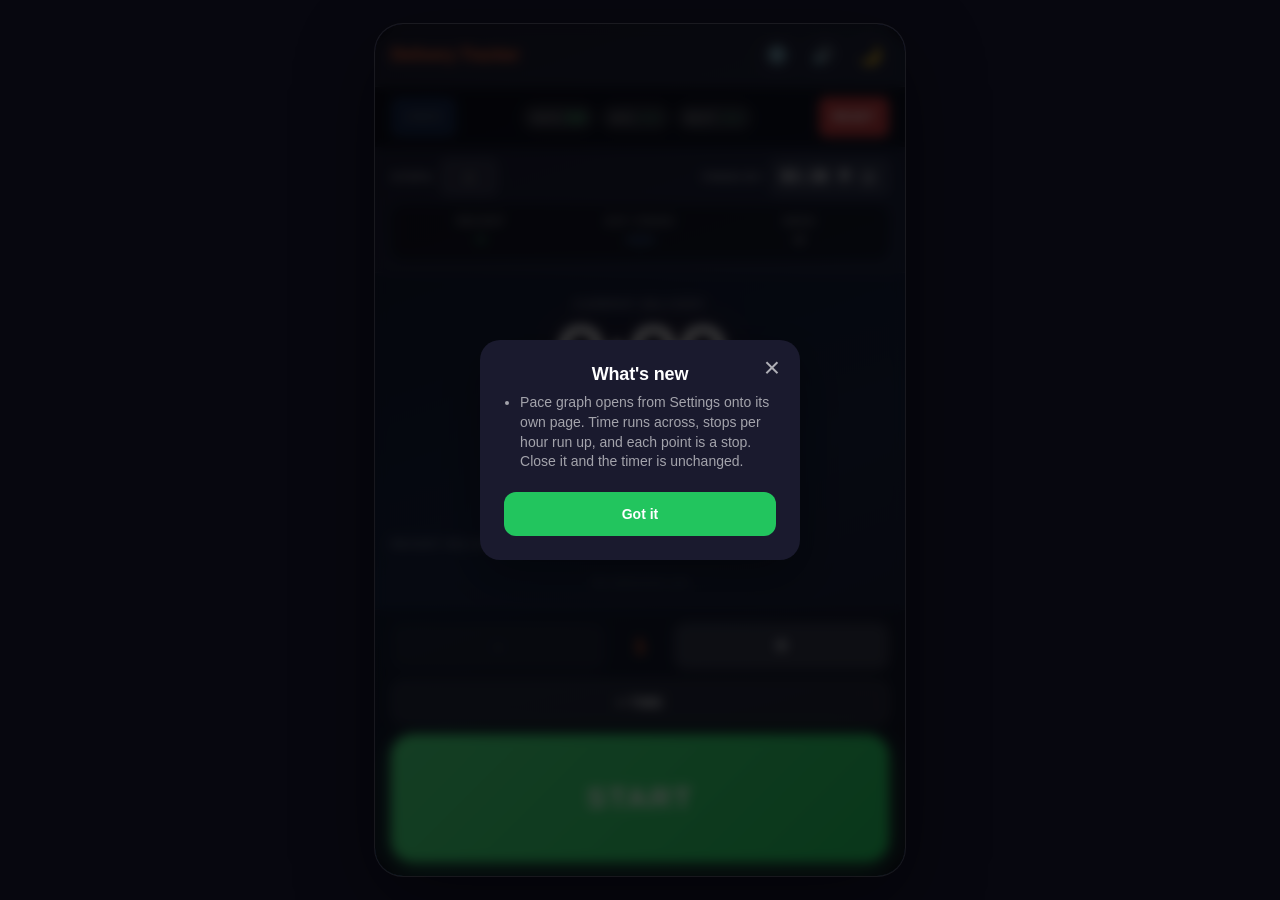
<file: index.html>
<!DOCTYPE html>
<html lang="en">
<head>
    <meta charset="UTF-8">
    <meta name="viewport" content="width=device-width, initial-scale=1.0, user-scalable=no, viewport-fit=cover">
    <meta name="theme-color" content="#121225">
    <meta name="apple-mobile-web-app-capable" content="yes">
    <meta name="apple-mobile-web-app-status-bar-style" content="black-translucent">
    <meta name="apple-mobile-web-app-title" content="Deliveries">
    <meta name="mobile-web-app-capable" content="yes">
    <title>Delivery Tracker</title>
    <link rel="manifest" href="manifest.webmanifest">
    <link rel="icon" href="favicon.svg" type="image/svg+xml">
    <link rel="icon" href="favicon.png" type="image/png">
    <link rel="apple-touch-icon" href="favicon.png">
    <link rel="stylesheet" href="styles.css">
</head>
<body class="dark">
    <div class="app">
    <div class="confirm-overlay" id="confirmOverlay">
        <div class="confirm-box">
            <button type="button" class="settings-close confirm-close hidden" id="confirmClose" aria-label="Close">×</button>
            <div class="sprint-mode-toggle hidden" id="sprintModeToggle" role="tablist" aria-label="Sprint type">
                <button type="button" class="sprint-mode-btn on" data-sprint-mode="minutes" role="tab" aria-selected="true">Minutes</button>
                <button type="button" class="sprint-mode-btn" data-sprint-mode="stops" role="tab" aria-selected="false">Stops</button>
            </div>
            <div class="confirm-title" id="confirmTitle">Reset All Data?</div>
            <div class="confirm-text" id="confirmText">This will clear all deliveries and times. This cannot be undone.</div>
            <div class="summary-stats" id="summaryStats" style="display: none;"></div>
            <div class="confirm-buttons" id="confirmButtons">
                <button class="confirm-btn confirm-cancel" id="confirmCancel">Cancel</button>
                <button class="confirm-btn confirm-yes" id="confirmYes">Reset</button>
            </div>
        </div>
    </div>

    <div class="new-record" id="newRecord">NEW PERSONAL BEST</div>
    <div class="skip-flash" id="skipFlash">SKIPPED</div>

    <div class="settings-overlay" id="settingsOverlay">
        <div class="settings-panel">
            <div class="settings-header">
                <div class="settings-title">Settings</div>
                <button class="settings-close" id="settingsClose" aria-label="Close settings">×</button>
            </div>

            <div class="settings-group">
                <div class="settings-group-title">Look</div>
                <div class="settings-card">
                    <div class="settings-option">
                        <div class="settings-row settings-row-toggle">
                            <span class="settings-label">Dusk</span>
                            <button type="button" class="settings-switch" id="slateToggle" role="switch" aria-checked="false" aria-label="Dusk color scheme">
                                <span class="settings-switch-knob"></span>
                            </button>
                        </div>
                        <p class="settings-hint">Soft blue-gray theme. The header sun/moon still switches Dark and Light when this is off.</p>
                    </div>
                </div>
            </div>

            <div class="settings-group">
                <div class="settings-group-title">Pace</div>
                <div class="settings-card">
                    <div class="settings-option">
                        <div class="settings-row settings-row-toggle">
                            <span class="settings-label">Recent deliveries</span>
                            <button type="button" class="settings-switch on" id="historyToggle" role="switch" aria-checked="true" aria-label="Show recent deliveries">
                                <span class="settings-switch-knob"></span>
                            </button>
                        </div>
                    </div>
                    <div class="settings-option">
                        <button type="button" class="settings-row settings-row-action" id="paceChartOpen">
                            <span class="settings-label">Pace graph</span>
                            <span class="settings-action">Open</span>
                        </button>
                        <p class="settings-hint">Opens a full-page chart. Time across, stops per hour up. Each point is a stop. The dashed line is your overall rate. Closing it leaves this page unchanged.</p>
                    </div>
                    <div class="settings-option">
                        <div class="settings-row">
                            <span class="settings-label">Recent rate</span>
                            <div class="settings-stepper">
                                <button type="button" class="settings-stepper-btn" id="recentWindowMinus" aria-label="Fewer stops">−</button>
                                <input type="text" class="settings-stepper-input" id="recentWindowInput" value="7" maxlength="3" inputmode="numeric" pattern="[0-9]*" autocomplete="off" enterkeyhint="done" aria-label="Stops used for recent rate">
                                <button type="button" class="settings-stepper-btn" id="recentWindowPlus" aria-label="More stops">+</button>
                            </div>
                        </div>
                        <p class="settings-hint">Last N stops for Recent, Est. Finish, and AHEAD / ON TRACK / BEHIND.</p>
                    </div>
                </div>
            </div>

            <div class="settings-group">
                <div class="settings-group-title">Skip</div>
                <div class="settings-card">
                    <div class="settings-option">
                        <div class="settings-row settings-row-toggle">
                            <span class="settings-label">Hold to skip</span>
                            <button type="button" class="settings-switch on" id="skipHoldToggle" role="switch" aria-checked="true" aria-label="Hold DELIVERED to skip a stuck stop">
                                <span class="settings-switch-knob"></span>
                            </button>
                        </div>
                        <p class="settings-hint" id="skipHoldHint">Hold DELIVERED to log a stuck stop without using its time in Recent, Avg, Best, or Est. Finish.</p>
                    </div>
                    <div class="settings-option">
                        <div class="settings-row">
                            <span class="settings-label">Hold duration</span>
                            <div class="settings-stepper">
                                <button type="button" class="settings-stepper-btn" id="skipHoldMinus" aria-label="Shorter hold">−</button>
                                <input type="text" class="settings-stepper-input settings-stepper-input-wide" id="skipHoldInput" value="0.85" maxlength="4" inputmode="decimal" autocomplete="off" enterkeyhint="done" aria-label="Hold duration in seconds">
                                <button type="button" class="settings-stepper-btn" id="skipHoldPlus" aria-label="Longer hold">+</button>
                            </div>
                        </div>
                        <p class="settings-hint">Also used to hold + / − to snap to the next 5.</p>
                    </div>
                </div>
            </div>

            <div class="settings-group">
                <div class="settings-group-title">Session</div>
                <div class="settings-card">
                    <div class="settings-option">
                        <div class="settings-row settings-row-toggle">
                            <span class="settings-label">Keep screen on</span>
                            <button type="button" class="settings-switch on" id="keepScreenToggle" role="switch" aria-checked="true" aria-label="Keep screen on">
                                <span class="settings-switch-knob"></span>
                            </button>
                        </div>
                        <p class="settings-hint">Keeps the phone awake while this app is open. Works in Chrome; iPhone Safari may still sleep.</p>
                    </div>
                    <div class="settings-option">
                        <div class="settings-row">
                            <span class="settings-label">Default finish by</span>
                            <input type="time" class="settings-time-input" id="defaultFinishInput" value="15:30" aria-label="Default finish by time">
                        </div>
                        <p class="settings-hint">Used when Finish by is empty and after Reset.</p>
                    </div>
                    <div class="settings-option">
                        <div class="settings-row settings-row-toggle">
                            <span class="settings-label">Simple layout</span>
                            <button type="button" class="settings-switch" id="minimalToggle" role="switch" aria-checked="false" aria-label="Simple layout">
                                <span class="settings-switch-knob"></span>
                            </button>
                        </div>
                        <p class="settings-hint">Hides extra stats. You can also tap the title.</p>
                    </div>
                    <div class="settings-option">
                        <div class="settings-row settings-row-toggle">
                            <span class="settings-label">Haptics</span>
                            <button type="button" class="settings-switch on" id="hapticsToggle" role="switch" aria-checked="true" aria-label="Haptic feedback">
                                <span class="settings-switch-knob"></span>
                            </button>
                        </div>
                        <p class="settings-hint">Vibration on DELIVERED, skip, undo, and other taps.</p>
                    </div>
                    <div class="settings-option">
                        <div class="settings-row">
                            <span class="settings-label">Decimal mode</span>
                            <button type="button" class="settings-switch" id="decimalToggle" role="switch" aria-checked="false" aria-label="Decimal seconds">
                                <span class="settings-switch-knob"></span>
                            </button>
                        </div>
                        <p class="settings-hint">Shows tenths of a second on the current stop and in Recent Deliveries times. Rate, Avg, Best, Recent, and Need stay whole seconds.</p>
                    </div>
                </div>
            </div>

            <details class="settings-help">
                <summary class="settings-help-summary">How to use</summary>
                <p>A phone-first timer for tracking delivery stops, pace, and whether you are on track to finish on time.</p>
                <ol>
                    <li>Enter your total <strong>Stops</strong> and optional <strong>Finish by</strong> time.</li>
                    <li>If you already started working, tap <strong>+ TIME</strong> to add those minutes first.</li>
                    <li>Use <strong>+ / −</strong> if the next tap should count as more than one stop.</li>
                    <li>Tap <strong>START</strong>, then tap <strong>DELIVERED</strong> after each stop.</li>
                </ol>
                <div class="settings-help-heading">Controls</div>
                <ul>
                    <li><strong>START / DELIVERED</strong> — start the session and log each stop</li>
                    <li><strong>Hold DELIVERED</strong> — hold to mark a stuck stop so it does not affect Recent or Est. Finish (duration is in Settings)</li>
                    <li><strong>PAUSE</strong> — freeze the timer (in the header while running)</li>
                    <li><strong>UNDO</strong> — remove the last logged stop</li>
                    <li><strong>RESET</strong> — clear the whole session</li>
                    <li><strong>+ TIME</strong> — add minutes you already worked before starting</li>
                    <li><strong>Sprint</strong> — the runner icon in the header starts a mini-session. Choose <strong>Minutes</strong> to count stops in a timed window, or <strong>Stops</strong> for +1 / +5 / Till the end (capped at remaining stops). Tap the countdown, or tap the runner again and confirm, to finish early</li>
                    <li><strong>+ / −</strong> — split the next DELIVERED tap across multiple stops. Hold (same time as skip) to snap to the next 5</li>
                    <li><strong>Delivery number</strong> — tap or double-tap the number in the center (for example #30), type a higher number, and confirm. Jumping from #30 to #40 logs 10 stops and splits this stop’s time across them, the same as tapping DELIVERED 10 times</li>
                </ul>
                <div class="settings-help-heading">Pace and stats</div>
                <ul>
                    <li><strong>Pace graph</strong> — open it from Settings. Time on the horizontal axis, stops per hour on the vertical. Each point is a stop. Touch one to read it. Close it and the timer page is unchanged</li>
                    <li><strong>Rate</strong> — overall stops per hour</li>
                    <li><strong>Avg</strong> — average time per stop</li>
                    <li><strong>Best</strong> — fastest stop this session</li>
                    <li><strong>Recent</strong> — pace from your last N stops (set in Settings)</li>
                    <li><strong>Est. Finish</strong> — when you will finish at your recent pace</li>
                    <li><strong>Need</strong> — the rate required to hit Finish by</li>
                </ul>
                <p>Tap any rate (Rate, Recent, or Need) to switch between stops/hour and minutes per stop.</p>
                <p>AHEAD / ON TRACK / BEHIND appears when both Stops and Finish by are set.</p>
                <div class="settings-help-heading">Other tips</div>
                <ul>
                    <li>Tap the <strong>Delivery Tracker</strong> title, or use Settings, to switch into a simpler layout. In that layout the header only keeps PAUSE.</li>
                    <li>Sound and light/dark theme toggles are in the header. Dusk is in Settings.</li>
                    <li>The timer keeps running if you close the tab or lock your phone (up to 24 hours).</li>
                    <li><strong>Decimal mode</strong> in Settings shows tenths on the current stop and Recent Deliveries times only.</li>
                </ul>
            </details>
            <p class="settings-version" id="appVersionLabel"></p>
        </div>
    </div>

    <div class="header">
        <h1>Delivery Tracker</h1>
        <div class="header-controls">
            <button class="btn-pause hidden" id="pauseBtn">PAUSE</button>
            <button type="button" class="icon-toggle" id="settingsBtn" aria-label="Settings">⚙️</button>
            <button type="button" class="icon-toggle hidden" id="sprintBtn" aria-label="Start sprint">
                <svg class="sprint-icon" viewBox="0 0 24 24" aria-hidden="true" focusable="false">
                    <path fill="currentColor" d="M13.49 5.48c1.1 0 2-.9 2-2s-.9-2-2-2-2 .9-2 2 .9 2 2 2zm-3.6 13.9l1-4.4 2.1 2v6h2v-7.5l-2.1-2 .6-3c1.3 1.5 3.3 2.5 5.5 2.5v-2c-1.9 0-3.5-1-4.3-2.4l-1-1.6c-.4-.6-1-1-1.7-1-.3 0-.5.1-.8.1l-5.2 2.2v4.7h2v-3.4l1.8-.7-1.6 8.1-4.9-1-.4 2 7 1.4z"/>
                </svg>
            </button>
            <button type="button" class="icon-toggle" id="soundToggle" aria-label="Mute sound">🔊</button>
            <button type="button" class="icon-toggle" id="themeToggle" aria-label="Switch to light theme">🌙</button>
        </div>
    </div>

    <div class="stats-bar">
        <button class="btn-action btn-undo" id="undoBtn" disabled>UNDO</button>
        <div class="stats-center">
            <div class="stat rate-toggle" id="rateStat" role="button" aria-label="Toggle rate units"><span class="stat-label">Rate</span><span class="stat-value" id="perHour">0.0</span></div>
            <div class="stat"><span class="stat-label">Avg</span><span class="stat-value" id="avgTime">--:--</span></div>
            <div class="stat"><span class="stat-label">Best</span><span class="stat-value" id="bestTime">--:--</span></div>
        </div>
        <button class="btn-action btn-reset" id="resetBtn">RESET</button>
    </div>

    <div class="target-section">
        <div class="inputs-row">
            <div class="target-group">
                <span class="target-label">Stops:</span>
                <input type="text" class="target-input" id="targetInput" value="" placeholder="0" maxlength="3" inputmode="numeric" pattern="[0-9]*" autocomplete="off" enterkeyhint="done">
                <span class="remaining-text" id="remainingLabel"></span>
            </div>
            <div class="sprint-section hidden" id="sprintSection" role="button" tabindex="0" aria-label="End sprint">
                <div class="sprint-label">Sprint</div>
                <div class="sprint-time" id="sprintTime">0:00</div>
            </div>
            <div class="target-group finish-group">
                <span class="target-label">Finish by:</span>
                <input type="time" class="time-input" id="finishTimeInput" value="15:30">
            </div>
        </div>
        <div class="pace-row">
            <div class="pace-box">
                <div class="pace-label">Recent</div>
                <div class="pace-value pace-current rate-toggle" id="paceCurrentEl" role="button" aria-label="Toggle rate units">--</div>
            </div>
            <div class="pace-box">
                <div class="pace-label">Est. Finish</div>
                <div class="pace-value pace-estimate" id="estimateTime">--:--</div>
            </div>
            <div class="pace-box">
                <div class="pace-label">Need</div>
                <div class="pace-value rate-toggle" id="paceNeededEl" role="button" aria-label="Toggle rate units">--</div>
            </div>
        </div>
    </div>

    <div class="progress-section" id="progressSection">
        <div class="progress-bar">
            <div class="progress-fill" id="progressFill"></div>
        </div>
        <div class="progress-text">
            <span id="progressLeft">0 remaining</span>
            <span id="progressPercent">0%</span>
        </div>
    </div>

    <div class="main-display">
        <div class="status-badge" id="statusBadge">ON TRACK</div>
        <div class="current-label">Current Delivery</div>
        <div class="current-time" id="currentTime">0:00</div>
        <div class="delivery-count" id="deliveryCount">
            <span class="delivery-count-label">Delivery</span>
            <button type="button" class="delivery-num-btn" id="deliveryNumBtn" aria-label="Jump to a higher delivery number">
                <span id="deliveryNum">#1</span>
            </button>
            <form class="delivery-jump hidden" id="deliveryJumpForm">
                <span class="delivery-jump-hash" aria-hidden="true">#</span>
                <input type="text" class="delivery-jump-input" id="deliveryJumpInput" inputmode="numeric" pattern="[0-9]*" maxlength="4" enterkeyhint="done" autocomplete="off" autocapitalize="off" aria-label="Delivery number to jump to">
                <button type="submit" class="delivery-jump-go" id="deliveryJumpGo">Go</button>
            </form>
            <p class="delivery-jump-note hidden" id="deliveryJumpNote"></p>
        </div>
        <div class="total-section">
            <div class="total-label">Total Time</div>
            <div class="total-time" id="totalTime">0:00:00</div>
        </div>
    </div>

    <div class="history-section">
        <div class="history-title">Recent Deliveries</div>
        <div class="history-list" id="historyList">
            <div class="empty-history">No deliveries yet</div>
        </div>
    </div>

    <div class="controls">
        <div class="split-row" id="splitRow">
            <button class="split-btn" id="splitMinus" aria-label="Decrease stops">-</button>
            <span class="split-value" id="splitValue">1</span>
            <button class="split-btn" id="splitPlus" aria-label="Increase stops">+</button>
        </div>
        <button class="btn btn-add-time" id="addTimeBtn">+ TIME</button>
        <button class="btn btn-main btn-start" id="startBtn">START</button>
        <button class="btn btn-main btn-delivered hidden" id="deliveredBtn">DELIVERED</button>
    </div>

    </div>

    <div class="pace-overlay" id="paceChart" hidden role="dialog" aria-modal="true" aria-label="Pace graph">
        <div class="pace-chart-head">
            <div class="pace-chart-heading">
                <span class="pace-chart-title">Pace /hr</span>
                <span class="pace-chart-readout" id="paceChartReadout"></span>
            </div>
            <button type="button" class="pace-chart-close" id="paceChartClose" aria-label="Close pace graph">×</button>
        </div>
        <div class="pace-chart-stage" id="paceChartStage">
            <svg id="paceChartSvg" class="pace-chart-svg" role="img" aria-label="Pace per hour over time. Each point is a stop."></svg>
            <p class="pace-chart-empty" id="paceChartEmpty">Each stop shows up here</p>
        </div>
    </div>
    <script src="app.js"></script>
</body>
</html>
</file>
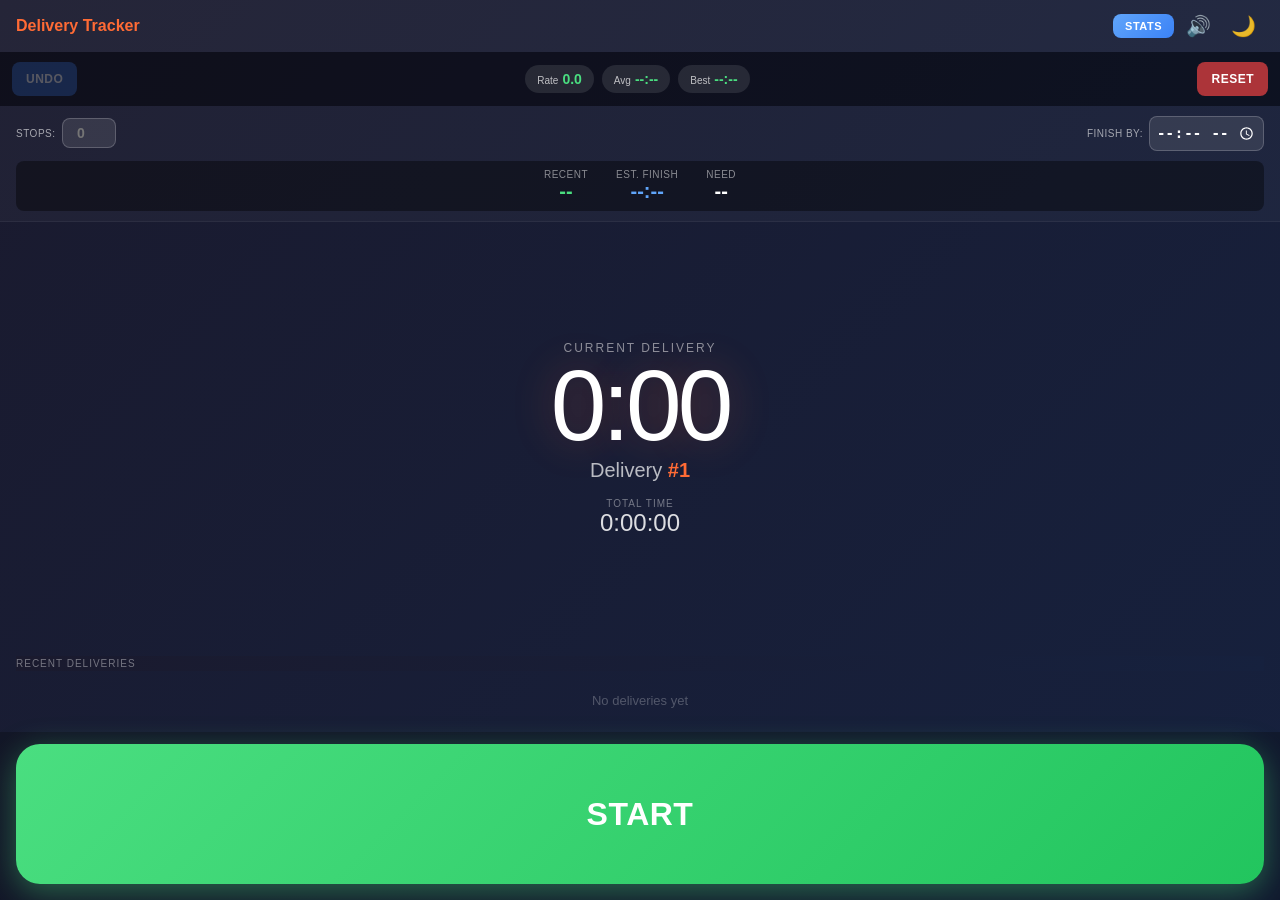
<file: delivery-timer.html>
<!DOCTYPE html>
<html lang="en">
<head>
    <meta charset="UTF-8">
    <meta name="viewport" content="width=device-width, initial-scale=1.0, user-scalable=no">
    <title>Delivery Tracker</title>
    <style>
        * {
            margin: 0;
            padding: 0;
            box-sizing: border-box;
            -webkit-tap-highlight-color: transparent;
        }

        body {
            font-family: -apple-system, BlinkMacSystemFont, 'Segoe UI', Roboto, sans-serif;
            min-height: 100vh;
            min-height: 100dvh;
            display: flex;
            flex-direction: column;
            overflow: hidden;
            user-select: none;
            transition: color 0.3s;
            position: relative;
        }

        body::before {
            content: '';
            position: fixed;
            top: 0;
            left: 0;
            right: 0;
            bottom: 0;
            z-index: -1;
            transition: background 0.3s;
        }

        body.dark::before {
            background: linear-gradient(135deg, #1a1a2e 0%, #16213e 100%);
        }

        body.light::before {
            background: linear-gradient(135deg, #fff7ed 0%, #ffedd5 100%);
        }

        body.dark {
            color: white;
        }

        body.light {
            color: #1c1917;
        }

        .header {
            padding: 10px 16px;
            display: flex;
            justify-content: space-between;
            align-items: center;
        }

        .dark .header {
            background: rgba(255,255,255,0.05);
        }

        .light .header {
            background: rgba(234,88,12,0.1);
        }

        .header h1 {
            font-size: 16px;
            font-weight: 600;
            color: #ff6b35;
            flex: 1;
            cursor: pointer;
            user-select: none;
            transition: opacity 0.2s;
        }

        .header h1:active {
            opacity: 0.7;
        }

        .header-controls {
            display: flex;
            align-items: center;
            gap: 4px;
        }

        .btn-done {
            background: linear-gradient(135deg, #22c55e 0%, #16a34a 100%);
            color: white;
            border: none;
            padding: 6px 12px;
            border-radius: 8px;
            font-size: 11px;
            font-weight: 700;
            cursor: pointer;
            letter-spacing: 0.5px;
            display: none;
        }

        .btn-done.visible {
            display: block;
        }

        .btn-done:active {
            opacity: 0.8;
        }

        .icon-toggle {
            background: none;
            border: none;
            font-size: 20px;
            cursor: pointer;
            padding: 4px 8px;
            opacity: 0.9;
        }

        .icon-toggle.muted {
            opacity: 0.4;
        }

        .stats-bar {
            display: flex;
            align-items: center;
            font-size: 13px;
            padding: 10px 12px;
            gap: 8px;
        }

        .dark .stats-bar {
            background: rgba(0,0,0,0.4);
        }

        .light .stats-bar {
            background: rgba(234,88,12,0.18);
        }

        .btn-action {
            border: none;
            padding: 10px 14px;
            border-radius: 8px;
            font-size: 12px;
            font-weight: 700;
            cursor: pointer;
            letter-spacing: 0.5px;
            white-space: nowrap;
        }

        .btn-undo {
            background: rgba(59,130,246,0.7);
            color: white;
        }

        .dark .btn-undo {
            background: rgba(59,130,246,0.7);
        }

        .light .btn-undo {
            background: rgba(59,130,246,0.9);
        }

        .btn-undo:active {
            background: rgba(59,130,246,0.9);
        }

        .btn-undo:disabled {
            opacity: 0.3;
            cursor: not-allowed;
        }

        .btn-reset {
            background: rgba(239,68,68,0.7);
            color: white;
        }

        .light .btn-reset {
            background: rgba(239,68,68,0.85);
        }

        .btn-reset:active {
            background: rgba(239,68,68,0.9);
        }

        .stats-center {
            flex: 1;
            display: flex;
            justify-content: center;
            gap: 8px;
        }

        .stat {
            padding: 6px 12px;
            border-radius: 20px;
        }

        .dark .stat {
            background: rgba(255,255,255,0.1);
        }

        .light .stat {
            background: rgba(234,88,12,0.12);
        }

        .stat-value {
            font-weight: 700;
            font-size: 14px;
            color: #4ade80;
        }

        .light .stat-value {
            color: #16a34a;
        }

        .stat-label {
            font-size: 10px;
            opacity: 0.7;
            margin-right: 4px;
        }

        .target-section {
            padding: 10px 16px;
            display: flex;
            flex-direction: column;
            gap: 10px;
        }

        .dark .target-section {
            background: rgba(255,255,255,0.03);
            border-bottom: 1px solid rgba(255,255,255,0.05);
        }

        .light .target-section {
            background: rgba(234,88,12,0.05);
            border-bottom: 1px solid rgba(234,88,12,0.1);
        }

        .inputs-row {
            display: flex;
            justify-content: space-between;
            align-items: center;
            gap: 16px;
        }

        .target-group {
            display: flex;
            align-items: center;
            gap: 6px;
        }

        .target-label {
            font-size: 10px;
            text-transform: uppercase;
            letter-spacing: 0.5px;
        }

        .dark .target-label {
            color: rgba(255,255,255,0.6);
        }

        .light .target-label {
            color: rgba(0,0,0,0.5);
        }

        .target-input {
            width: 54px;
            padding: 6px;
            border-radius: 8px;
            font-size: 14px;
            font-weight: 600;
            text-align: center;
        }

        .dark .target-input {
            border: 1px solid rgba(255,255,255,0.2);
            background: rgba(255,255,255,0.1);
            color: white;
        }

        .light .target-input {
            border: 1px solid rgba(234,88,12,0.3);
            background: white;
            color: #1c1917;
        }

        .target-input:focus {
            outline: none;
            border-color: #ff6b35;
        }

        .time-input {
            width: 115px;
            padding: 6px;
            border-radius: 8px;
            font-size: 14px;
            font-weight: 600;
            text-align: center;
        }

        .dark .time-input {
            border: 1px solid rgba(255,255,255,0.2);
            background: rgba(255,255,255,0.1);
            color: white;
            color-scheme: dark;
        }

        .light .time-input {
            border: 1px solid rgba(234,88,12,0.3);
            background: white;
            color: #1c1917;
        }

        .time-input:focus {
            outline: none;
            border-color: #ff6b35;
        }

        .remaining-text {
            font-size: 10px;
        }

        .dark .remaining-text {
            color: rgba(255,255,255,0.5);
        }

        .light .remaining-text {
            color: rgba(0,0,0,0.5);
        }

        .pace-row {
            display: flex;
            justify-content: center;
            align-items: center;
            gap: 28px;
            padding: 8px 12px;
            border-radius: 8px;
        }

        .dark .pace-row {
            background: rgba(0,0,0,0.4);
        }

        .light .pace-row {
            background: rgba(234,88,12,0.18);
        }

        .pace-box {
            text-align: center;
        }

        .pace-label {
            font-size: 10px;
            text-transform: uppercase;
            letter-spacing: 0.5px;
        }

        .dark .pace-label {
            color: rgba(255,255,255,0.5);
        }

        .light .pace-label {
            color: rgba(0,0,0,0.45);
        }

        .pace-value {
            font-size: 20px;
            font-weight: 600;
            font-variant-numeric: tabular-nums;
        }

        .pace-current {
            color: #4ade80;
        }

        .light .pace-current {
            color: #16a34a;
        }

        .pace-needed {
            color: #f59e0b;
        }

        .pace-ahead {
            color: #4ade80;
        }

        .light .pace-ahead {
            color: #16a34a;
        }

        .pace-behind {
            color: #ef4444;
        }

        .pace-estimate {
            color: #60a5fa;
        }

        .light .pace-estimate {
            color: #2563eb;
        }

        .progress-section {
            padding: 6px 16px 10px;
            display: none;
        }

        .dark .progress-section {
            background: rgba(0,0,0,0.1);
        }

        .light .progress-section {
            background: rgba(234,88,12,0.05);
        }

        .progress-section.visible {
            display: block;
        }

        .progress-bar {
            height: 6px;
            border-radius: 3px;
            overflow: hidden;
        }

        .dark .progress-bar {
            background: rgba(255,255,255,0.1);
        }

        .light .progress-bar {
            background: rgba(234,88,12,0.15);
        }

        .progress-fill {
            height: 100%;
            background: linear-gradient(90deg, #ff6b35, #4ade80);
            border-radius: 3px;
            transition: width 0.3s ease;
        }

        .progress-text {
            display: flex;
            justify-content: space-between;
            font-size: 10px;
            margin-top: 4px;
        }

        .dark .progress-text {
            color: rgba(255,255,255,0.5);
        }

        .light .progress-text {
            color: rgba(0,0,0,0.5);
        }

        .main-display {
            flex: 1;
            display: flex;
            flex-direction: column;
            justify-content: center;
            align-items: center;
            padding: 12px;
            position: relative;
        }

        .status-badge {
            position: absolute;
            top: 12px;
            left: 16px;
            padding: 4px 10px;
            border-radius: 20px;
            font-size: 10px;
            font-weight: 700;
            opacity: 0;
            transition: opacity 0.3s;
        }

        .status-badge.visible {
            opacity: 1;
        }

        .status-badge.ahead {
            background: rgba(74,222,128,0.2);
            color: #4ade80;
        }

        .light .status-badge.ahead {
            background: rgba(22,163,74,0.15);
            color: #16a34a;
        }

        .status-badge.behind {
            background: rgba(239,68,68,0.2);
            color: #ef4444;
        }

        .status-badge.on-track {
            background: rgba(251,191,36,0.2);
            color: #fbbf24;
        }

        .current-label {
            font-size: 12px;
            text-transform: uppercase;
            letter-spacing: 2px;
            margin-bottom: 0;
        }

        .dark .current-label {
            color: rgba(255,255,255,0.5);
        }

        .light .current-label {
            color: rgba(0,0,0,0.45);
        }

        .current-time {
            font-size: 100px;
            font-weight: 200;
            font-variant-numeric: tabular-nums;
            letter-spacing: -4px;
            line-height: 1;
            transition: all 0.15s ease;
        }

        .dark .current-time {
            text-shadow: 0 0 40px rgba(255,107,53,0.3);
        }

        .light .current-time {
            text-shadow: 0 0 40px rgba(255,107,53,0.15);
            color: #1c1917;
        }

        .current-time.paused {
            opacity: 0.4;
        }

        .current-time.flash-green {
            animation: flashGreen 0.6s ease;
        }

        .time-fast {
            color: #ffffff;
        }

        .light .time-fast {
            color: #1c1917;
        }

        .time-mid {
            color: #4ade80;
        }

        .light .time-mid {
            color: #16a34a;
        }

        .time-yellow {
            color: #fbbf24;
        }

        .light .time-yellow {
            color: #f59e0b;
        }

        .time-slow {
            color: #ef4444;
        }

        .light .time-slow {
            color: #dc2626;
        }

        @keyframes flashGreen {
            0%, 100% { 
                text-shadow: 0 0 40px rgba(255,107,53,0.3);
            }
            50% { 
                text-shadow: 0 0 80px rgba(74,222,128,1), 0 0 120px rgba(74,222,128,0.6);
                color: #4ade80;
            }
        }

        .delivery-count {
            margin-top: 4px;
            font-size: 20px;
        }

        .dark .delivery-count {
            color: rgba(255,255,255,0.7);
        }

        .light .delivery-count {
            color: rgba(0,0,0,0.6);
        }

        .delivery-count span {
            color: #ff6b35;
            font-weight: 700;
        }

        .total-section {
            margin-top: 16px;
            text-align: center;
        }

        .total-label {
            font-size: 10px;
            text-transform: uppercase;
            letter-spacing: 1px;
        }

        .dark .total-label {
            color: rgba(255,255,255,0.4);
        }

        .light .total-label {
            color: rgba(0,0,0,0.4);
        }

        .total-time {
            font-size: 24px;
            font-weight: 300;
            font-variant-numeric: tabular-nums;
        }

        .dark .total-time {
            color: rgba(255,255,255,0.85);
        }

        .light .total-time {
            color: rgba(0,0,0,0.75);
        }

        .history-section {
            max-height: 110px;
            overflow-y: auto;
            padding: 0 16px;
            margin-bottom: 8px;
        }

        .history-title {
            font-size: 10px;
            text-transform: uppercase;
            letter-spacing: 1px;
            margin-bottom: 6px;
            position: sticky;
            top: 0;
            padding: 2px 0;
        }

        .dark .history-title {
            color: rgba(255,255,255,0.4);
            background: linear-gradient(135deg, #1a1a2e 0%, #16213e 100%);
        }

        .light .history-title {
            color: rgba(0,0,0,0.4);
            background: linear-gradient(135deg, #fff7ed 0%, #ffedd5 100%);
        }

        .history-list {
            display: flex;
            flex-direction: column;
            gap: 4px;
        }

        .history-item {
            display: flex;
            justify-content: space-between;
            align-items: center;
            padding: 8px 12px;
            border-radius: 8px;
            font-size: 13px;
            border-left: 3px solid #4ade80;
        }

        .dark .history-item {
            background: rgba(74,222,128,0.12);
        }

        .light .history-item {
            background: rgba(74,222,128,0.15);
        }

        .history-item.long {
            border-left-color: #ef4444;
        }

        .dark .history-item.long {
            background: rgba(239,68,68,0.12);
        }

        .light .history-item.long {
            background: rgba(239,68,68,0.12);
        }

        .history-item .num {
            color: #ff6b35;
            font-weight: 600;
            min-width: 28px;
        }

        .history-item .time {
            font-variant-numeric: tabular-nums;
            font-weight: 500;
        }

        .history-item .rate {
            font-size: 11px;
        }

        .dark .history-item .rate {
            color: rgba(255,255,255,0.5);
        }

        .light .history-item .rate {
            color: rgba(0,0,0,0.5);
        }

        .empty-history {
            text-align: center;
            font-size: 13px;
            padding: 16px;
        }

        .dark .empty-history {
            color: rgba(255,255,255,0.25);
        }

        .light .empty-history {
            color: rgba(0,0,0,0.3);
        }

        .controls {
            padding: 12px 16px 16px;
        }

        .dark .controls {
            background: rgba(0,0,0,0.25);
        }

        .light .controls {
            background: rgba(234,88,12,0.1);
        }

        .split-row {
            display: flex;
            align-items: center;
            justify-content: center;
            gap: 8px;
            padding: 0;
            margin: 0 auto 10px;
            width: fit-content;
        }

        .split-row.hidden {
            display: none;
        }

        .split-btn {
            border: none;
            width: 32px;
            height: 32px;
            border-radius: 8px;
            font-size: 16px;
            font-weight: 700;
            cursor: pointer;
            color: inherit;
        }

        .dark .split-btn {
            background: rgba(255,255,255,0.15);
        }

        .light .split-btn {
            background: rgba(0,0,0,0.12);
        }

        .split-btn:active {
            transform: scale(0.96);
        }

        .split-btn:disabled {
            opacity: 0.3;
            cursor: not-allowed;
            transform: none;
        }

        .split-value {
            min-width: 32px;
            text-align: center;
            font-variant-numeric: tabular-nums;
            font-size: 16px;
            font-weight: 700;
            color: #ff6b35;
        }

        .light .split-value {
            color: #ea580c;
        }

        .btn {
            border: none;
            border-radius: 16px;
            font-weight: 700;
            cursor: pointer;
            transition: transform 0.1s, opacity 0.1s;
            display: flex;
            align-items: center;
            justify-content: center;
            letter-spacing: 0.5px;
        }

        .btn:active {
            transform: scale(0.97);
        }

        .btn-pause {
            width: 100%;
            height: 50px;
            color: white;
            font-size: 15px;
            margin-bottom: 12px;
        }

        .dark .btn-pause {
            background: rgba(255,255,255,0.1);
        }

        .light .btn-pause {
            background: rgba(0,0,0,0.15);
        }

        .btn-pause:active {
            background: rgba(255,255,255,0.2);
        }

        .btn-pause.paused {
            background: #4ade80;
            color: #000;
        }

        .btn-pause.hidden {
            display: none;
        }

        .btn-main {
            width: 100%;
            height: 140px;
            color: white;
            font-size: 32px;
            border-radius: 24px;
        }

        .btn-start {
            background: linear-gradient(135deg, #4ade80 0%, #22c55e 100%);
            box-shadow: 0 8px 32px rgba(74,222,128,0.4);
        }

        .btn-start:active {
            box-shadow: 0 4px 16px rgba(74,222,128,0.3);
            background: linear-gradient(135deg, #3dd673 0%, #1eb350 100%);
        }

        .btn-delivered {
            background: linear-gradient(135deg, #ff6b35 0%, #ff8c42 100%);
            box-shadow: 0 8px 32px rgba(255,107,53,0.4);
        }

        .btn-delivered:active {
            box-shadow: 0 4px 16px rgba(255,107,53,0.3);
            background: linear-gradient(135deg, #e85a2a 0%, #e87a35 100%);
        }

        .btn-main.hidden {
            display: none;
        }

        .confirm-overlay {
            position: fixed;
            inset: 0;
            background: rgba(0,0,0,0.7);
            display: none;
            justify-content: center;
            align-items: center;
            z-index: 100;
            padding: 20px;
        }

        .confirm-overlay.visible {
            display: flex;
        }

        .confirm-box {
            background: #1a1a2e;
            border-radius: 20px;
            padding: 24px;
            text-align: center;
            max-width: 300px;
            width: 100%;
        }

        .light .confirm-box {
            background: white;
        }

        .confirm-title {
            font-size: 18px;
            font-weight: 700;
            margin-bottom: 8px;
        }

        .confirm-text {
            font-size: 14px;
            margin-bottom: 20px;
        }

        .dark .confirm-text {
            color: rgba(255,255,255,0.6);
        }

        .light .confirm-text {
            color: rgba(0,0,0,0.6);
        }

        .confirm-buttons {
            display: flex;
            gap: 12px;
        }

        .confirm-btn {
            flex: 1;
            padding: 14px;
            border-radius: 12px;
            font-size: 14px;
            font-weight: 700;
            border: none;
            cursor: pointer;
        }

        .confirm-cancel {
            background: rgba(255,255,255,0.1);
            color: white;
        }

        .light .confirm-cancel {
            background: rgba(0,0,0,0.1);
            color: #1c1917;
        }

        .confirm-yes {
            background: #ef4444;
            color: white;
        }

        .confirm-done {
            background: #22c55e;
            color: white;
        }

        .new-record {
            position: fixed;
            top: 50%;
            left: 50%;
            transform: translate(-50%, -50%);
            background: linear-gradient(135deg, #fbbf24, #f59e0b);
            color: #000;
            padding: 16px 32px;
            border-radius: 16px;
            font-size: 18px;
            font-weight: 700;
            z-index: 50;
            opacity: 0;
            pointer-events: none;
            transition: opacity 0.3s;
        }

        .new-record.visible {
            opacity: 1;
            animation: popIn 0.5s ease;
        }

        @keyframes popIn {
            0% { transform: translate(-50%, -50%) scale(0.5); }
            50% { transform: translate(-50%, -50%) scale(1.1); }
            100% { transform: translate(-50%, -50%) scale(1); }
        }

        .summary-stats {
            display: flex;
            flex-direction: column;
            gap: 8px;
            margin-bottom: 16px;
            text-align: left;
        }

        .summary-row {
            display: flex;
            justify-content: space-between;
            font-size: 14px;
        }

        .summary-row .label {
            opacity: 0.7;
        }

        .summary-row .value {
            font-weight: 600;
            color: #4ade80;
        }

        .btn-stats {
            background: linear-gradient(135deg, #60a5fa 0%, #3b82f6 100%);
            color: white;
            border: none;
            padding: 6px 12px;
            border-radius: 8px;
            font-size: 11px;
            font-weight: 700;
            cursor: pointer;
            letter-spacing: 0.5px;
        }

        .btn-stats:active {
            opacity: 0.8;
        }

        .stats-overlay {
            position: fixed;
            inset: 0;
            background: rgba(0,0,0,0.85);
            display: none;
            flex-direction: column;
            z-index: 100;
            padding: 16px;
            overflow-y: auto;
        }

        .stats-overlay.visible {
            display: flex;
        }

        .stats-header {
            display: flex;
            justify-content: space-between;
            align-items: center;
            margin-bottom: 16px;
        }

        .stats-title {
            font-size: 20px;
            font-weight: 700;
            color: #60a5fa;
        }

        .stats-close {
            background: rgba(255,255,255,0.1);
            border: none;
            color: white;
            width: 36px;
            height: 36px;
            border-radius: 50%;
            font-size: 20px;
            cursor: pointer;
        }

        .light .stats-close {
            background: rgba(0,0,0,0.1);
            color: #1c1917;
        }

        .stats-actions {
            display: flex;
            gap: 8px;
            margin-bottom: 16px;
        }

        .stats-action-btn {
            flex: 1;
            padding: 12px;
            border-radius: 10px;
            font-size: 12px;
            font-weight: 700;
            border: none;
            cursor: pointer;
        }

        .stats-save-btn {
            background: linear-gradient(135deg, #22c55e 0%, #16a34a 100%);
            color: white;
        }

        .stats-clear-btn {
            background: rgba(239,68,68,0.7);
            color: white;
        }

        .stats-list {
            display: flex;
            flex-direction: column;
            gap: 10px;
        }

        .stats-empty {
            text-align: center;
            padding: 40px 20px;
            opacity: 0.5;
            font-size: 14px;
        }

        .stats-session {
            background: rgba(255,255,255,0.08);
            border-radius: 12px;
            padding: 14px;
            cursor: pointer;
            transition: background 0.2s;
        }

        .light .stats-session {
            background: rgba(0,0,0,0.06);
        }

        .stats-session:active {
            background: rgba(255,255,255,0.15);
        }

        .light .stats-session:active {
            background: rgba(0,0,0,0.1);
        }

        .stats-session-header {
            display: flex;
            justify-content: space-between;
            align-items: center;
            margin-bottom: 8px;
        }

        .stats-session-date {
            font-size: 14px;
            font-weight: 600;
            color: #ff6b35;
        }

        .stats-session-deliveries {
            font-size: 13px;
            font-weight: 700;
            color: #4ade80;
        }

        .light .stats-session-deliveries {
            color: #16a34a;
        }

        .stats-session-details {
            display: flex;
            gap: 16px;
            font-size: 12px;
            opacity: 0.7;
        }

        .stats-session-expanded {
            margin-top: 12px;
            padding-top: 12px;
            border-top: 1px solid rgba(255,255,255,0.1);
            display: none;
        }

        .light .stats-session-expanded {
            border-top-color: rgba(0,0,0,0.1);
        }

        .stats-session.expanded .stats-session-expanded {
            display: block;
        }

        .stats-detail-row {
            display: flex;
            justify-content: space-between;
            font-size: 13px;
            padding: 4px 0;
        }

        .stats-detail-row .label {
            opacity: 0.6;
        }

        .stats-detail-row .value {
            font-weight: 600;
            color: #4ade80;
        }

        .light .stats-detail-row .value {
            color: #16a34a;
        }

        /* Minimal Mode Styles */
        .minimal-mode .btn-stats {
            display: none;
        }

        .minimal-mode .btn-done {
            display: none !important;
        }

        .minimal-mode #soundToggle {
            display: none;
        }

        .minimal-mode .stats-bar {
            display: none;
        }

        .minimal-mode .inputs-row {
            display: none;
        }

        .minimal-mode .pace-label {
            font-size: 13px;
        }

        .minimal-mode .pace-value {
            font-size: 26px;
        }

        @media (max-height: 700px) {
            .current-time { font-size: 80px; }
            .history-section { max-height: 80px; }
            .btn-main { height: 110px; font-size: 26px; }
            .main-display { padding: 8px; }
        }

        @media (max-height: 600px) {
            .current-time { font-size: 64px; }
            .history-section { display: none; }
            .btn-main { height: 90px; font-size: 24px; }
        }
    </style>
</head>
<body class="dark">
    <div class="confirm-overlay" id="confirmOverlay">
        <div class="confirm-box">
            <div class="confirm-title" id="confirmTitle">Reset All Data?</div>
            <div class="confirm-text" id="confirmText">This will clear all deliveries and times. This cannot be undone.</div>
            <div class="summary-stats" id="summaryStats" style="display: none;"></div>
            <div class="confirm-buttons" id="confirmButtons">
                <button class="confirm-btn confirm-cancel" id="confirmCancel">Cancel</button>
                <button class="confirm-btn confirm-yes" id="confirmYes">Reset</button>
            </div>
        </div>
    </div>

    <div class="new-record" id="newRecord">NEW PERSONAL BEST</div>

    <div class="stats-overlay" id="statsOverlay">
        <div class="stats-header">
            <div class="stats-title">Session History</div>
            <button class="stats-close" id="statsClose">×</button>
        </div>
        <div class="stats-actions">
            <button class="stats-action-btn stats-save-btn" id="statsSaveBtn">SAVE CURRENT</button>
            <button class="stats-action-btn stats-clear-btn" id="statsClearBtn">CLEAR ALL</button>
        </div>
        <div class="stats-list" id="statsList">
            <div class="stats-empty">No saved sessions yet</div>
        </div>
    </div>

    <div class="header">
        <h1>Delivery Tracker</h1>
        <div class="header-controls">
            <button class="btn-stats" id="statsBtn">STATS</button>
            <button class="btn-done" id="doneBtn">DONE</button>
            <button class="icon-toggle" id="soundToggle">🔊</button>
            <button class="icon-toggle" id="themeToggle">🌙</button>
        </div>
    </div>

    <div class="stats-bar">
        <button class="btn-action btn-undo" id="undoBtn" disabled>UNDO</button>
        <div class="stats-center">
            <div class="stat"><span class="stat-label">Rate</span><span class="stat-value" id="perHour">0.0</span></div>
            <div class="stat"><span class="stat-label">Avg</span><span class="stat-value" id="avgTime">--:--</span></div>
            <div class="stat"><span class="stat-label">Best</span><span class="stat-value" id="bestTime">--:--</span></div>
        </div>
        <button class="btn-action btn-reset" id="resetBtn">RESET</button>
    </div>

    <div class="target-section">
        <div class="inputs-row">
            <div class="target-group">
                <span class="target-label">Stops:</span>
                <input type="number" class="target-input" id="targetInput" value="" placeholder="0" min="0" max="999" inputmode="numeric" pattern="[0-9]*">
                <span class="remaining-text" id="remainingLabel"></span>
            </div>
            <div class="target-group">
                <span class="target-label">Finish by:</span>
                <input type="time" class="time-input" id="finishTimeInput">
            </div>
        </div>
        <div class="pace-row">
            <div class="pace-box">
                <div class="pace-label">Recent</div>
                <div class="pace-value pace-current" id="paceCurrentEl">--</div>
            </div>
            <div class="pace-box">
                <div class="pace-label">Est. Finish</div>
                <div class="pace-value pace-estimate" id="estimateTime">--:--</div>
            </div>
            <div class="pace-box">
                <div class="pace-label">Need</div>
                <div class="pace-value" id="paceNeededEl">--</div>
            </div>
        </div>
    </div>

    <div class="progress-section" id="progressSection">
        <div class="progress-bar">
            <div class="progress-fill" id="progressFill"></div>
        </div>
        <div class="progress-text">
            <span id="progressLeft">0 remaining</span>
            <span id="progressPercent">0%</span>
        </div>
    </div>

    <div class="main-display">
        <div class="status-badge" id="statusBadge">ON TRACK</div>
        <div class="current-label">Current Delivery</div>
        <div class="current-time" id="currentTime">0:00</div>
        <div class="delivery-count">Delivery <span id="deliveryNum">#1</span></div>
        <div class="total-section">
            <div class="total-label">Total Time</div>
            <div class="total-time" id="totalTime">0:00:00</div>
        </div>
    </div>

    <div class="history-section">
        <div class="history-title">Recent Deliveries</div>
        <div class="history-list" id="historyList">
            <div class="empty-history">No deliveries yet</div>
        </div>
    </div>

    <div class="controls">
        <button class="btn btn-pause hidden" id="pauseBtn">PAUSE</button>
        <div class="split-row hidden" id="splitRow">
            <button class="split-btn" id="splitMinus" aria-label="Decrease stops">-</button>
            <span class="split-value" id="splitValue">1</span>
            <button class="split-btn" id="splitPlus" aria-label="Increase stops">+</button>
        </div>
        <button class="btn btn-main btn-start" id="startBtn">START</button>
        <button class="btn btn-main btn-delivered hidden" id="deliveredBtn">DELIVERED</button>
    </div>

    <script>
        // Suppress console warnings
        (function() {
            const originalWarn = console.warn;
            const originalLog = console.log;
            console.warn = function(...args) {
                if (args[0] && typeof args[0] === 'string' && args[0].includes('touch')) return;
                originalWarn.apply(console, args);
            };
            console.log = function(...args) {
                if (args[0] && typeof args[0] === 'string' && args[0].includes('touch')) return;
                originalLog.apply(console, args);
            };
        })();

        // State variables
        let currentSeconds = 0;
        let totalSeconds = 0;
        let isRunning = false;
        let hasStarted = false;
        let deliveries = [];
        let intervalId = null;
        let bestTime = Infinity;
        let isDark = true;
        let soundEnabled = true;
        let audioContext = null;
        let splitCount = 1;
        let isMinimalMode = false;

        const MIN_SPLIT_COUNT = 1;
        const MAX_SPLIT_COUNT = 99;

        // DOM elements
        const $ = id => document.getElementById(id);
        const currentTimeEl = $('currentTime');
        const totalTimeEl = $('totalTime');
        const deliveryNumEl = $('deliveryNum');
        const perHourEl = $('perHour');
        const avgTimeEl = $('avgTime');
        const bestTimeEl = $('bestTime');
        const historyListEl = $('historyList');
        const pauseBtn = $('pauseBtn');
        const resetBtn = $('resetBtn');
        const undoBtn = $('undoBtn');
        const startBtn = $('startBtn');
        const deliveredBtn = $('deliveredBtn');
        const doneBtn = $('doneBtn');
        const targetInput = $('targetInput');
        const finishTimeInput = $('finishTimeInput');
        const remainingLabel = $('remainingLabel');
        const progressSection = $('progressSection');
        const progressFill = $('progressFill');
        const progressLeft = $('progressLeft');
        const progressPercent = $('progressPercent');
        const statusBadge = $('statusBadge');
        const paceCurrentEl = $('paceCurrentEl');
        const paceNeededEl = $('paceNeededEl');
        const confirmOverlay = $('confirmOverlay');
        const confirmCancel = $('confirmCancel');
        const confirmYes = $('confirmYes');
        const confirmTitle = $('confirmTitle');
        const confirmText = $('confirmText');
        const confirmButtons = $('confirmButtons');
        const summaryStats = $('summaryStats');
        const newRecord = $('newRecord');
        const themeToggle = $('themeToggle');
        const soundToggle = $('soundToggle');
        const estimateTime = $('estimateTime');
        const splitRow = $('splitRow');
        const splitMinus = $('splitMinus');
        const splitPlus = $('splitPlus');
        const splitValue = $('splitValue');
        const statsBtn = $('statsBtn');
        const statsOverlay = $('statsOverlay');
        const statsClose = $('statsClose');
        const statsSaveBtn = $('statsSaveBtn');
        const statsClearBtn = $('statsClearBtn');
        const statsList = $('statsList');
        const titleEl = document.querySelector('.header h1');

        // Initialize audio context
        function initAudio() {
            if (!audioContext) {
                audioContext = new (window.AudioContext || window.webkitAudioContext)();
            }
            return audioContext;
        }

        // Play delivery completion sound
        function playDeliverySound() {
            if (!soundEnabled) return;
            
            try {
                const ctx = initAudio();
                if (ctx.state === 'suspended') {
                    ctx.resume();
                }
                
                const now = ctx.currentTime;
                
                // Create a neutral short beep
                const oscillator = ctx.createOscillator();
                const gainNode = ctx.createGain();
                
                oscillator.connect(gainNode);
                gainNode.connect(ctx.destination);
                
                oscillator.frequency.setValueAtTime(440, now);
                oscillator.type = 'sine';
                
                gainNode.gain.setValueAtTime(0.1, now);
                gainNode.gain.exponentialRampToValueAtTime(0.001, now + 0.18);
                
                oscillator.start(now);
                oscillator.stop(now + 0.18);
            } catch (e) {
                // Silently fail if audio doesn't work
            }
        }

        // Format seconds to MM:SS or H:MM:SS
        function formatTime(seconds, includeHours = false) {
            const hrs = Math.floor(seconds / 3600);
            const mins = Math.floor((seconds % 3600) / 60);
            const secs = seconds % 60;
            if (includeHours || hrs > 0) {
                return `${hrs}:${mins.toString().padStart(2, '0')}:${secs.toString().padStart(2, '0')}`;
            }
            return `${mins}:${secs.toString().padStart(2, '0')}`;
        }

        // Format Date to 12-hour AM/PM format
        function formatTimeAMPM(date) {
            let hours = date.getHours();
            const mins = date.getMinutes();
            const ampm = hours >= 12 ? 'PM' : 'AM';
            hours = hours % 12;
            hours = hours ? hours : 12;
            return `${hours}:${mins.toString().padStart(2, '0')} ${ampm}`;
        }

        function getTimeClass(seconds) {
            if (seconds < 90) return 'time-fast';
            if (seconds < 180) return 'time-mid';
            if (seconds <= 360) return 'time-yellow';
            return 'time-slow';
        }

        // Get target stop count from input
        function getTarget() {
            const val = parseInt(targetInput.value);
            return isNaN(val) || val < 0 ? 0 : val;
        }

        // Update split count controls
        function updateSplitControls() {
            if (!splitRow) return;
            splitValue.textContent = splitCount.toString();
            splitMinus.disabled = splitCount <= MIN_SPLIT_COUNT;
            splitPlus.disabled = splitCount >= MAX_SPLIT_COUNT;
            splitRow.classList.toggle('hidden', !hasStarted);
        }

        function setSplitCount(value) {
            const clamped = Math.max(MIN_SPLIT_COUNT, Math.min(MAX_SPLIT_COUNT, value));
            splitCount = clamped;
            updateSplitControls();
        }

        function splitDeliveryTimes(totalSeconds, count) {
            const safeCount = Math.max(MIN_SPLIT_COUNT, Math.min(count, Math.max(totalSeconds, MIN_SPLIT_COUNT)));
            const base = Math.floor(totalSeconds / safeCount);
            const remainder = totalSeconds % safeCount;
            const times = [];
            for (let i = 0; i < safeCount; i++) {
                times.push(base + (i < remainder ? 1 : 0));
            }
            return times;
        }

        // Get finish time as Date object
        function getFinishTime() {
            const val = finishTimeInput.value;
            if (!val) return null;
            const [hrs, mins] = val.split(':').map(Number);
            if (isNaN(hrs) || isNaN(mins)) return null;
            const target = new Date();
            target.setHours(hrs, mins, 0, 0);
            if (target < new Date()) {
                target.setDate(target.getDate() + 1);
            }
            return target;
        }

        // Calculate sum of all delivery times
        function getDeliveryTimeSum() {
            return deliveries.reduce((sum, time) => sum + time, 0);
        }

        // Calculate overall rate (deliveries per hour) based on total elapsed time
        function getOverallRate() {
            if (deliveries.length === 0 || totalSeconds === 0) return 0;
            const hours = totalSeconds / 3600;
            return deliveries.length / hours;
        }

        // Calculate rate for last N deliveries
        function getRecentRate(n = 7) {
            if (deliveries.length === 0) return 0;
            const recentDeliveries = deliveries.slice(-n);
            const recentTime = recentDeliveries.reduce((sum, time) => sum + time, 0);
            if (recentTime === 0) return 0;
            const hours = recentTime / 3600;
            return recentDeliveries.length / hours;
        }

        // Calculate per-delivery rate (what rate would be if you kept this pace)
        function getSingleDeliveryRate(seconds) {
            if (seconds === 0) return 0;
            const hours = seconds / 3600;
            return 1 / hours;
        }

        // Update estimated finish time based on recent pace (last 7 deliveries)
        function updateEstimate() {
            const target = getTarget();
            const remaining = target - deliveries.length;
            const recentRate = getRecentRate(7);

            if (target > 0 && remaining > 0 && recentRate > 0) {
                const hoursNeeded = remaining / recentRate;
                const msNeeded = hoursNeeded * 60 * 60 * 1000;
                const finishDate = new Date(Date.now() + msNeeded);
                estimateTime.textContent = formatTimeAMPM(finishDate);
            } else if (target > 0 && remaining <= 0) {
                estimateTime.textContent = 'DONE!';
            } else {
                estimateTime.textContent = '--:--';
            }
        }

        // Update pace needed and status badge
        function updatePaceNeeded() {
            const target = getTarget();
            const finishTime = getFinishTime();
            const remaining = target - deliveries.length;
            const recentRate = getRecentRate(7);

            // Update remaining label
            if (target > 0) {
                remainingLabel.textContent = `(${Math.max(remaining, 0)} left)`;
            } else {
                remainingLabel.textContent = '';
            }

            // Calculate pace needed to finish on time
            if (finishTime && target > 0 && remaining > 0) {
                const msRemaining = finishTime - Date.now();
                const hoursRemaining = msRemaining / (1000 * 60 * 60);
                
                if (hoursRemaining > 0) {
                    const neededRate = remaining / hoursRemaining;
                    paceNeededEl.textContent = neededRate.toFixed(1) + '/hr';
                    
                    if (recentRate >= neededRate) {
                        paceNeededEl.classList.remove('pace-needed', 'pace-behind');
                        paceNeededEl.classList.add('pace-ahead');
                        statusBadge.textContent = 'AHEAD';
                        statusBadge.classList.remove('behind', 'on-track');
                        statusBadge.classList.add('ahead', 'visible');
                    } else if (recentRate >= neededRate * 0.85) {
                        paceNeededEl.classList.remove('pace-ahead', 'pace-behind');
                        paceNeededEl.classList.add('pace-needed');
                        statusBadge.textContent = 'ON TRACK';
                        statusBadge.classList.remove('ahead', 'behind');
                        statusBadge.classList.add('on-track', 'visible');
                    } else {
                        paceNeededEl.classList.remove('pace-ahead', 'pace-needed');
                        paceNeededEl.classList.add('pace-behind');
                        statusBadge.textContent = 'BEHIND';
                        statusBadge.classList.remove('ahead', 'on-track');
                        statusBadge.classList.add('behind', 'visible');
                    }
                } else {
                    paceNeededEl.textContent = 'LATE';
                    paceNeededEl.classList.remove('pace-ahead', 'pace-needed');
                    paceNeededEl.classList.add('pace-behind');
                    statusBadge.textContent = 'BEHIND';
                    statusBadge.classList.remove('ahead', 'on-track');
                    statusBadge.classList.add('behind', 'visible');
                }
            } else if (target > 0 && remaining <= 0) {
                paceNeededEl.textContent = 'DONE';
                paceNeededEl.classList.remove('pace-needed', 'pace-behind');
                paceNeededEl.classList.add('pace-ahead');
                statusBadge.classList.remove('visible');
            } else {
                paceNeededEl.textContent = '--';
                paceNeededEl.classList.remove('pace-ahead', 'pace-needed', 'pace-behind');
                statusBadge.classList.remove('visible');
            }
        }

        // Update progress bar
        function updateProgress() {
            const target = getTarget();
            if (target > 0) {
                progressSection.classList.add('visible');
                const percent = Math.min((deliveries.length / target) * 100, 100);
                const remaining = Math.max(target - deliveries.length, 0);
                progressFill.style.width = `${percent}%`;
                progressLeft.textContent = `${remaining} remaining`;
                progressPercent.textContent = `${Math.round(percent)}%`;
            } else {
                progressSection.classList.remove('visible');
            }
        }

        // Main display update function
        function updateDisplay() {
            currentTimeEl.textContent = formatTime(currentSeconds);
            totalTimeEl.textContent = formatTime(totalSeconds, true);
            deliveryNumEl.textContent = `#${deliveries.length + 1}`;
            currentTimeEl.classList.remove('time-fast', 'time-mid', 'time-yellow', 'time-slow');
            currentTimeEl.classList.add(getTimeClass(currentSeconds));

            const overallRate = getOverallRate();
            const recentRate = getRecentRate(7);
            
            if (deliveries.length > 0 && totalSeconds > 0) {
                perHourEl.textContent = overallRate.toFixed(1);
                
                const avgSeconds = Math.round(getDeliveryTimeSum() / deliveries.length);
                avgTimeEl.textContent = formatTime(avgSeconds);
                bestTimeEl.textContent = formatTime(bestTime);
                
                paceCurrentEl.textContent = recentRate.toFixed(1) + '/hr';
            } else {
                perHourEl.textContent = '0.0';
                avgTimeEl.textContent = '--:--';
                bestTimeEl.textContent = '--:--';
                paceCurrentEl.textContent = '--';
            }

            updateEstimate();
            updatePaceNeeded();
            updateProgress();

            undoBtn.disabled = deliveries.length === 0;
            
            // Show done button once session has started
            doneBtn.classList.toggle('visible', hasStarted);
            updateSplitControls();
        }

        // Update delivery history list
        function updateHistory() {
            if (deliveries.length === 0) {
                historyListEl.innerHTML = '<div class="empty-history">No deliveries yet</div>';
                return;
            }

            historyListEl.innerHTML = deliveries.slice().reverse().slice(0, 15).map((time, idx) => {
                const num = deliveries.length - idx;
                const singleRate = getSingleDeliveryRate(time);
                const timeClass = getTimeClass(time);

                return `<div class="history-item">
                    <span class="num">#${num}</span>
                    <span class="time ${timeClass}">${formatTime(time)}</span>
                    <span class="rate">${singleRate.toFixed(1)}/hr</span>
                </div>`;
            }).join('');
        }

        // Timer tick function - called every second ALWAYS
        function tick() {
            // Total time always runs while session is active
            totalSeconds++;
            
            // Current delivery time only runs when not paused
            if (isRunning) {
                currentSeconds++;
            }
            
            updateDisplay();
        }

        // Start tracking session
        function startSession() {
            if (hasStarted) return; // Prevent starting multiple times
            
            hasStarted = true;
            isRunning = true;
            
            // Initialize audio context on first user interaction
            initAudio();
            
            startBtn.classList.add('hidden');
            deliveredBtn.classList.remove('hidden');
            pauseBtn.classList.remove('hidden');
            
            if (intervalId) {
                clearInterval(intervalId); // Clear any existing interval
            }
            intervalId = setInterval(tick, 1000);
            updateDisplay();
        }

        // Toggle pause/resume
        function togglePause() {
            if (isRunning) {
                isRunning = false;
                pauseBtn.textContent = 'RESUME';
                pauseBtn.classList.add('paused');
                currentTimeEl.classList.add('paused');
            } else {
                isRunning = true;
                pauseBtn.textContent = 'PAUSE';
                pauseBtn.classList.remove('paused');
                currentTimeEl.classList.remove('paused');
            }
            updateDisplay();
        }

        // Record a delivery
        function recordDelivery() {
            if (currentSeconds === 0) return;

            const splitTimes = splitDeliveryTimes(currentSeconds, splitCount);
            const hadPrevious = deliveries.length > 0;
            let hitNewRecord = false;

            // Flash green animation
            currentTimeEl.classList.remove('flash-green');
            void currentTimeEl.offsetWidth;
            currentTimeEl.classList.add('flash-green');

            // Play sound
            playDeliverySound();

            splitTimes.forEach(time => {
                const isNewRecord = time < bestTime && hadPrevious;
                
                if (time < bestTime) {
                    bestTime = time;
                }
                
                if (isNewRecord) {
                    hitNewRecord = true;
                }

                deliveries.push(time);
            });

            if (hitNewRecord) {
                newRecord.classList.add('visible');
                setTimeout(() => newRecord.classList.remove('visible'), 2000);
            }

            currentSeconds = 0;

            if (!isRunning) {
                togglePause();
            }

            setSplitCount(1);
            updateDisplay();
            updateHistory();

            if (navigator.vibrate) {
                navigator.vibrate(30);
            }
        }

        // Undo last delivery
        function undoLast() {
            if (deliveries.length === 0) return;

            const lastDeliveryTime = deliveries.pop();
            currentSeconds += lastDeliveryTime;
            
            if (deliveries.length > 0) {
                bestTime = Math.min(...deliveries);
            } else {
                bestTime = Infinity;
            }
            
            updateDisplay();
            updateHistory();

            if (navigator.vibrate) {
                navigator.vibrate(20);
            }
        }

        // Show reset confirmation dialog
        function showResetConfirm() {
            confirmTitle.textContent = 'Reset All Data?';
            confirmText.textContent = 'This will clear all deliveries and times. This cannot be undone.';
            summaryStats.style.display = 'none';
            confirmButtons.innerHTML = `
                <button class="confirm-btn confirm-cancel" id="confirmCancelBtn">Cancel</button>
                <button class="confirm-btn confirm-yes" id="confirmYesBtn">Reset</button>
            `;
            confirmOverlay.classList.add('visible');
            
            // Re-attach event listeners
            document.getElementById('confirmCancelBtn').addEventListener('click', hideResetConfirm);
            document.getElementById('confirmYesBtn').addEventListener('click', resetAll);
        }

        // Show done confirmation with summary
        function showDoneConfirm() {
            const overallRate = getOverallRate();
            const avgSeconds = deliveries.length > 0 ? Math.round(getDeliveryTimeSum() / deliveries.length) : 0;
            
            confirmTitle.textContent = 'Route Complete! 🎉';
            confirmText.textContent = 'Here\'s your session summary:';
            
            summaryStats.style.display = 'flex';
            summaryStats.innerHTML = `
                <div class="summary-row">
                    <span class="label">Total Deliveries</span>
                    <span class="value">${deliveries.length}</span>
                </div>
                <div class="summary-row">
                    <span class="label">Total Time</span>
                    <span class="value">${formatTime(totalSeconds, true)}</span>
                </div>
                <div class="summary-row">
                    <span class="label">Average Rate</span>
                    <span class="value">${overallRate.toFixed(1)}/hr</span>
                </div>
                <div class="summary-row">
                    <span class="label">Avg per Delivery</span>
                    <span class="value">${formatTime(avgSeconds)}</span>
                </div>
                <div class="summary-row">
                    <span class="label">Best Time</span>
                    <span class="value">${bestTime === Infinity ? '--:--' : formatTime(bestTime)}</span>
                </div>
            `;
            
            confirmButtons.innerHTML = `
                <button class="confirm-btn confirm-cancel" id="confirmCancelBtn">Keep Going</button>
                <button class="confirm-btn confirm-done" id="confirmDoneBtn">Finish & Reset</button>
            `;
            confirmOverlay.classList.add('visible');
            
            // Re-attach event listeners
            document.getElementById('confirmCancelBtn').addEventListener('click', hideResetConfirm);
            document.getElementById('confirmDoneBtn').addEventListener('click', finishRoute);
        }

        // Hide confirmation dialog
        function hideResetConfirm() {
            confirmOverlay.classList.remove('visible');
        }

        // Finish route and reset
        function finishRoute() {
            // Auto-save session before resetting
            saveCurrentSession();
            resetAll();
        }

        // Reset all data
        function resetAll() {
            hideResetConfirm();
            
            if (intervalId) {
                clearInterval(intervalId);
                intervalId = null;
            }

            currentSeconds = 0;
            totalSeconds = 0;
            deliveries = [];
            bestTime = Infinity;
            isRunning = false;
            hasStarted = false;
            splitCount = 1;

            pauseBtn.textContent = 'PAUSE';
            pauseBtn.classList.remove('paused');
            pauseBtn.classList.add('hidden');
            currentTimeEl.classList.remove('paused', 'flash-green');
            statusBadge.classList.remove('visible');
            startBtn.classList.remove('hidden');
            deliveredBtn.classList.add('hidden');

            perHourEl.textContent = '0.0';
            avgTimeEl.textContent = '--:--';
            bestTimeEl.textContent = '--:--';
            paceCurrentEl.textContent = '--';
            paceNeededEl.textContent = '--';
            paceNeededEl.classList.remove('pace-ahead', 'pace-needed', 'pace-behind');
            estimateTime.textContent = '--:--';

            updateDisplay();
            updateHistory();
        }

        // Toggle dark/light theme
        function toggleTheme() {
            isDark = !isDark;
            document.body.classList.toggle('dark', isDark);
            document.body.classList.toggle('light', !isDark);
            themeToggle.textContent = isDark ? '🌙' : '☀️';
            localStorage.setItem('deliveryTimerTheme', isDark ? 'dark' : 'light');
        }

        // Toggle sound
        function toggleSound() {
            soundEnabled = !soundEnabled;
            soundToggle.textContent = soundEnabled ? '🔊' : '🔇';
            soundToggle.classList.toggle('muted', !soundEnabled);
            localStorage.setItem('deliveryTimerSound', soundEnabled.toString());
        }

        // Toggle minimal mode
        function toggleMinimalMode() {
            isMinimalMode = !isMinimalMode;
            document.body.classList.toggle('minimal-mode', isMinimalMode);
            localStorage.setItem('deliveryTimerMinimalMode', isMinimalMode.toString());
        }

        // Session storage functions
        const SESSIONS_KEY = 'deliveryTimerSessions';

        function loadSessions() {
            try {
                const data = localStorage.getItem(SESSIONS_KEY);
                return data ? JSON.parse(data) : [];
            } catch (e) {
                return [];
            }
        }

        function saveSessions(sessions) {
            try {
                localStorage.setItem(SESSIONS_KEY, JSON.stringify(sessions));
            } catch (e) {
                // Storage full or unavailable
            }
        }

        function saveCurrentSession() {
            if (deliveries.length === 0) return false;

            const session = {
                id: Date.now(),
                date: new Date().toISOString(),
                deliveries: deliveries.length,
                totalSeconds: totalSeconds,
                avgRate: getOverallRate(),
                avgTime: Math.round(getDeliveryTimeSum() / deliveries.length),
                bestTime: bestTime === Infinity ? null : bestTime
            };

            const sessions = loadSessions();
            sessions.unshift(session); // Add to beginning
            
            // Keep only last 50 sessions
            if (sessions.length > 50) {
                sessions.length = 50;
            }
            
            saveSessions(sessions);
            return true;
        }

        function clearAllSessions() {
            localStorage.removeItem(SESSIONS_KEY);
            renderStatsList();
        }

        function formatSessionDate(isoString) {
            const date = new Date(isoString);
            const today = new Date();
            const yesterday = new Date(today);
            yesterday.setDate(yesterday.getDate() - 1);

            const isToday = date.toDateString() === today.toDateString();
            const isYesterday = date.toDateString() === yesterday.toDateString();

            const timeStr = date.toLocaleTimeString([], { hour: 'numeric', minute: '2-digit' });

            if (isToday) {
                return `Today ${timeStr}`;
            } else if (isYesterday) {
                return `Yesterday ${timeStr}`;
            } else {
                return date.toLocaleDateString([], { month: 'short', day: 'numeric' }) + ' ' + timeStr;
            }
        }

        function renderStatsList() {
            const sessions = loadSessions();

            if (sessions.length === 0) {
                statsList.innerHTML = '<div class="stats-empty">No saved sessions yet</div>';
                return;
            }

            statsList.innerHTML = sessions.map(session => `
                <div class="stats-session" data-id="${session.id}">
                    <div class="stats-session-header">
                        <span class="stats-session-date">${formatSessionDate(session.date)}</span>
                        <span class="stats-session-deliveries">${session.deliveries} stops</span>
                    </div>
                    <div class="stats-session-details">
                        <span>${session.avgRate.toFixed(1)}/hr</span>
                        <span>${formatTime(session.totalSeconds, true)}</span>
                    </div>
                    <div class="stats-session-expanded">
                        <div class="stats-detail-row">
                            <span class="label">Total Deliveries</span>
                            <span class="value">${session.deliveries}</span>
                        </div>
                        <div class="stats-detail-row">
                            <span class="label">Total Time</span>
                            <span class="value">${formatTime(session.totalSeconds, true)}</span>
                        </div>
                        <div class="stats-detail-row">
                            <span class="label">Average Rate</span>
                            <span class="value">${session.avgRate.toFixed(1)}/hr</span>
                        </div>
                        <div class="stats-detail-row">
                            <span class="label">Avg per Delivery</span>
                            <span class="value">${formatTime(session.avgTime)}</span>
                        </div>
                        <div class="stats-detail-row">
                            <span class="label">Best Time</span>
                            <span class="value">${session.bestTime ? formatTime(session.bestTime) : '--:--'}</span>
                        </div>
                    </div>
                </div>
            `).join('');

            // Add click handlers to toggle expanded view
            statsList.querySelectorAll('.stats-session').forEach(el => {
                el.addEventListener('click', () => {
                    el.classList.toggle('expanded');
                });
            });
        }

        function showStatsModal() {
            renderStatsList();
            statsOverlay.classList.add('visible');
        }

        function hideStatsModal() {
            statsOverlay.classList.remove('visible');
        }

        // Event listeners
        pauseBtn.addEventListener('click', togglePause);
        resetBtn.addEventListener('click', showResetConfirm);
        undoBtn.addEventListener('click', undoLast);
        doneBtn.addEventListener('click', showDoneConfirm);
        statsBtn.addEventListener('click', showStatsModal);
        statsClose.addEventListener('click', hideStatsModal);
        statsSaveBtn.addEventListener('click', () => {
            if (saveCurrentSession()) {
                renderStatsList();
            }
        });
        statsClearBtn.addEventListener('click', () => {
            if (confirm('Clear all saved sessions?')) {
                clearAllSessions();
            }
        });
        statsOverlay.addEventListener('click', (e) => {
            if (e.target === statsOverlay) {
                hideStatsModal();
            }
        });
        targetInput.addEventListener('input', updateDisplay);
        finishTimeInput.addEventListener('input', updateDisplay);
        themeToggle.addEventListener('click', toggleTheme);
        soundToggle.addEventListener('click', toggleSound);
        splitMinus.addEventListener('click', () => setSplitCount(splitCount - 1));
        splitPlus.addEventListener('click', () => setSplitCount(splitCount + 1));

        // Minimal mode toggle on title click
        let titleTouchHandled = false;
        if (titleEl) {
            titleEl.addEventListener('touchstart', function(e) {
                titleTouchHandled = true;
                e.preventDefault();
                toggleMinimalMode();
                setTimeout(() => { titleTouchHandled = false; }, 300);
            }, { passive: false });

            titleEl.addEventListener('click', function(e) {
                if (titleTouchHandled) {
                    e.preventDefault();
                    return;
                }
                toggleMinimalMode();
            });
        }

        // Touch event handlers to prevent double-firing on mobile
        let startTouchHandled = false;
        let deliveredTouchHandled = false;
        
        startBtn.addEventListener('touchstart', function(e) {
            if (hasStarted) return; // Prevent starting twice
            startTouchHandled = true;
            e.preventDefault();
            startSession();
            setTimeout(() => { startTouchHandled = false; }, 300);
        }, { passive: false });

        startBtn.addEventListener('click', function(e) {
            if (startTouchHandled) {
                e.preventDefault();
                return;
            }
            if (hasStarted) return; // Prevent starting twice
            startSession();
        });

        deliveredBtn.addEventListener('touchstart', function(e) {
            deliveredTouchHandled = true;
            e.preventDefault();
            recordDelivery();
            setTimeout(() => { deliveredTouchHandled = false; }, 300);
        }, { passive: false });

        deliveredBtn.addEventListener('click', function(e) {
            if (deliveredTouchHandled) {
                e.preventDefault();
                return;
            }
            recordDelivery();
        });

        confirmOverlay.addEventListener('click', function(e) {
            if (e.target === confirmOverlay) {
                hideResetConfirm();
            }
        });

        // Cleanup interval on page unload to prevent memory leaks
        window.addEventListener('beforeunload', function() {
            if (intervalId) {
                clearInterval(intervalId);
            }
        });

        // Load saved preferences
        if (localStorage.getItem('deliveryTimerTheme') === 'light') {
            isDark = false;
            document.body.classList.remove('dark');
            document.body.classList.add('light');
            themeToggle.textContent = '☀️';
        }

        if (localStorage.getItem('deliveryTimerSound') === 'false') {
            soundEnabled = false;
            soundToggle.textContent = '🔇';
            soundToggle.classList.add('muted');
        }

        if (localStorage.getItem('deliveryTimerMinimalMode') === 'true') {
            isMinimalMode = true;
            document.body.classList.add('minimal-mode');
        }

        // Initial display update
        updateDisplay();
    </script>
</body>
</html>
</file>
<file: styles.css>
* {
    margin: 0;
    padding: 0;
    box-sizing: border-box;
    -webkit-tap-highlight-color: transparent;
}

:root {
    --accent: #ff6b35;
    --accent-soft: #ff8c42;
    --good: #4ade80;
    --good-strong: #16a34a;
    --warn: #f59e0b;
    --bad: #ef4444;
    --info: #60a5fa;
    --radius-sm: 8px;
    --radius-md: 12px;
    --radius-lg: 16px;
    --radius-xl: 20px;
    --space-1: 4px;
    --space-2: 8px;
    --space-3: 12px;
    --space-4: 16px;
    --label: 11px;
    --touch: 44px;
    --safe-bottom: env(safe-area-inset-bottom, 0px);
    --safe-top: env(safe-area-inset-top, 0px);
    --skip-hold-ms: 850ms;
}

body {
    font-family: -apple-system, BlinkMacSystemFont, 'Segoe UI', Roboto, sans-serif;
    min-height: 100vh;
    min-height: 100dvh;
    overflow: hidden;
    user-select: none;
    transition: color 0.3s, background 0.3s;
    -webkit-font-smoothing: antialiased;
    -moz-osx-font-smoothing: grayscale;
}

body.dark {
    color: white;
    background: #121225;
}

body.light {
    color: #1c1917;
    background: #fff7ed;
}

.app {
    display: flex;
    flex-direction: column;
    min-height: 100vh;
    min-height: 100dvh;
    overflow: hidden;
    position: relative;
    padding-top: var(--safe-top);
    transition: background 0.3s;
}

.dark .app {
    background: linear-gradient(160deg, #121225 0%, #16213e 55%, #1a1a2e 100%);
}

.light .app {
    background: linear-gradient(160deg, #fff7ed 0%, #ffedd5 100%);
}

body.slate {
    --accent: #8fb4c8;
    --accent-soft: #c5d9e4;
    --good: #7dcea0;
    --good-strong: #a8e6c3;
    --warn: #e0b56a;
    --bad: #ee8b8b;
    --info: #8eb8e8;
    color: #e8eef4;
    background: #141820;
}

.slate .app {
    background: linear-gradient(165deg, #161c24 0%, #1a2430 48%, #1c2a38 100%);
}

.slate .header {
    background: rgba(255,255,255,0.035);
    border-bottom-color: rgba(143,180,200,0.12);
}

.slate .stats-bar {
    background: rgba(8, 14, 22, 0.38);
}

.slate .target-section,
.slate .controls {
    background: rgba(255,255,255,0.02);
    border-color: rgba(143,180,200,0.1);
}

body.slate .current-time {
    text-shadow: 0 0 42px rgba(143, 180, 200, 0.22);
}

.slate .icon-toggle.sprint-active {
    border-color: rgba(143, 180, 200, 0.4);
    background: rgba(143, 180, 200, 0.12);
}

.slate .btn-delivered {
    background: linear-gradient(135deg, #8fb4c8 0%, #c5d9e4 100%);
    color: #12202a;
    box-shadow: 0 8px 28px rgba(143, 180, 200, 0.28);
}

.slate .btn-delivered:active {
    background: linear-gradient(135deg, #7ea3b7 0%, #b3c8d4 100%);
    box-shadow: 0 4px 14px rgba(143, 180, 200, 0.22);
}

.slate .btn-start {
    background: linear-gradient(135deg, #6fbf93 0%, #4ea97a 100%);
    color: #0c1a12;
    box-shadow: 0 8px 28px rgba(78, 169, 122, 0.28);
}

.slate .btn-start:active {
    background: linear-gradient(135deg, #62b287 0%, #44986d 100%);
    box-shadow: 0 4px 14px rgba(78, 169, 122, 0.22);
}

.slate .pace-row,
.slate .settings-card,
.slate .settings-help {
    background: rgba(255,255,255,0.045);
    border-color: rgba(143,180,200,0.1);
}

.slate .settings-panel,
.slate .confirm-box {
    background: #1c2632;
}

.header {
    padding: 12px 16px;
    display: flex;
    justify-content: space-between;
    align-items: center;
    gap: 12px;
}

.dark .header {
    background: rgba(255,255,255,0.04);
    border-bottom: 1px solid rgba(255,255,255,0.06);
}

.light .header {
    background: rgba(234,88,12,0.08);
    border-bottom: 1px solid rgba(234,88,12,0.1);
}

.header h1 {
    font-size: 17px;
    font-weight: 650;
    color: var(--accent);
    flex: 1;
    min-width: 0;
    cursor: pointer;
    user-select: none;
    transition: opacity 0.2s;
    letter-spacing: -0.01em;
}

.header h1:active {
    opacity: 0.7;
}

.header-controls {
    display: flex;
    align-items: center;
    gap: 8px;
    flex-shrink: 0;
}

.icon-toggle {
    width: 2.4rem;
    height: 2.4rem;
    display: grid;
    place-items: center;
    border: 1px solid rgba(255,255,255,0.1);
    border-radius: 999px;
    background: transparent;
    color: inherit;
    font-size: 18px;
    line-height: 1;
    cursor: pointer;
    padding: 0;
    flex-shrink: 0;
    transition: opacity 0.15s, background 0.15s;
}

.light .icon-toggle {
    border-color: rgba(28, 27, 25, 0.1);
}

.icon-toggle:active {
    background: rgba(255,255,255,0.08);
}

.light .icon-toggle:active {
    background: rgba(0,0,0,0.06);
}

@media (hover: hover) {
    .icon-toggle:hover {
        background: rgba(255,255,255,0.08);
    }

    .light .icon-toggle:hover {
        background: rgba(0,0,0,0.06);
    }
}

.icon-toggle.muted {
    opacity: 0.4;
}

.icon-toggle.hidden {
    display: none;
}

.sprint-icon {
    width: 1.15em;
    height: 1.15em;
    display: block;
}

.icon-toggle.sprint-active {
    color: var(--accent);
    border-color: rgba(255, 107, 53, 0.45);
    background: rgba(255, 107, 53, 0.12);
}

.light .icon-toggle.sprint-active {
    border-color: rgba(234, 88, 12, 0.35);
    background: rgba(234, 88, 12, 0.12);
}

.stats-bar {
    display: flex;
    align-items: center;
    font-size: 13px;
    padding: 10px 16px;
    gap: 8px;
}

.dark .stats-bar {
    background: rgba(0,0,0,0.35);
}

.light .stats-bar {
    background: rgba(234,88,12,0.14);
}

.btn-action {
    border: none;
    padding: 0 14px;
    height: 40px;
    border-radius: var(--radius-sm);
    font-size: 12px;
    font-weight: 700;
    cursor: pointer;
    letter-spacing: 0.04em;
    white-space: nowrap;
    flex-shrink: 0;
    transition: opacity 0.15s, transform 0.1s;
}

.btn-action:active {
    transform: scale(0.97);
}

.btn-undo {
    background: rgba(59,130,246,0.75);
    color: white;
}

.dark .btn-undo {
    background: rgba(59,130,246,0.7);
}

.light .btn-undo {
    background: rgba(59,130,246,0.9);
}

.btn-undo:active {
    background: rgba(59,130,246,0.95);
}

.btn-undo:disabled {
    opacity: 0.3;
    cursor: not-allowed;
    transform: none;
}

.btn-reset {
    background: rgba(239,68,68,0.75);
    color: white;
}

.light .btn-reset {
    background: rgba(239,68,68,0.85);
}

.btn-reset:active {
    background: rgba(239,68,68,0.95);
}

.stats-center {
    flex: 1;
    display: flex;
    justify-content: center;
    gap: 6px;
    min-width: 0;
}

.stat {
    padding: 6px 10px;
    border-radius: 999px;
    display: flex;
    align-items: baseline;
    justify-content: center;
    gap: 4px;
    min-width: 0;
}

.rate-toggle {
    cursor: pointer;
    -webkit-tap-highlight-color: transparent;
}

.rate-toggle:active {
    opacity: 0.7;
}

.dark .stat {
    background: rgba(255,255,255,0.1);
}

.light .stat {
    background: rgba(234,88,12,0.12);
}

.stat-value {
    font-weight: 700;
    font-size: 13px;
    color: var(--good);
    font-variant-numeric: tabular-nums;
    white-space: nowrap;
}

.light .stat-value {
    color: var(--good-strong);
}

.stat-label {
    font-size: var(--label);
    opacity: 0.65;
    text-transform: uppercase;
    letter-spacing: 0.04em;
    white-space: nowrap;
}

@media (max-width: 480px) {
    .stats-bar {
        padding: 8px 10px;
        gap: 6px;
    }

    .btn-action {
        padding: 0 10px;
        font-size: 11px;
        letter-spacing: 0.02em;
    }

    .stats-center {
        gap: 4px;
    }

    .stat {
        flex: 1 1 0;
        flex-direction: column;
        align-items: center;
        gap: 1px;
        padding: 5px 4px;
        border-radius: 12px;
    }

    .stat-label {
        font-size: 9px;
        letter-spacing: 0.03em;
        line-height: 1.1;
    }

    .stat-value {
        font-size: 12px;
        line-height: 1.2;
    }
}

.target-section {
    padding: 12px 16px;
    display: flex;
    flex-direction: column;
    gap: 10px;
}

.dark .target-section {
    background: rgba(255,255,255,0.025);
    border-bottom: 1px solid rgba(255,255,255,0.05);
}

.light .target-section {
    background: rgba(234,88,12,0.04);
    border-bottom: 1px solid rgba(234,88,12,0.1);
}

.inputs-row {
    display: grid;
    grid-template-columns: minmax(0, 1fr) auto minmax(0, 1fr);
    align-items: center;
    column-gap: 8px;
}

.inputs-row .target-group:first-of-type {
    justify-self: start;
}

.inputs-row .target-group:last-of-type {
    justify-self: end;
    grid-column: 3;
}

.sprint-section:not(.hidden) ~ .finish-group {
    flex-direction: column;
    align-items: center;
    gap: 2px;
}

.target-group {
    display: flex;
    align-items: center;
    gap: 6px;
    min-width: 0;
}

.target-label {
    font-size: var(--label);
    text-transform: uppercase;
    letter-spacing: 0.05em;
    font-weight: 600;
}

.dark .target-label {
    color: rgba(255,255,255,0.55);
}

.light .target-label {
    color: rgba(0,0,0,0.5);
}

.target-input {
    width: 56px;
    height: 36px;
    padding: 0;
    border-radius: var(--radius-sm);
    font-size: 15px;
    font-weight: 600;
    text-align: center;
    font-variant-numeric: tabular-nums;
    appearance: textfield;
    -moz-appearance: textfield;
}

.target-input::placeholder {
    text-align: center;
}

.target-input::-webkit-outer-spin-button,
.target-input::-webkit-inner-spin-button {
    -webkit-appearance: none;
    margin: 0;
}

.dark .target-input {
    border: 1px solid rgba(255,255,255,0.18);
    background: rgba(255,255,255,0.08);
    color: white;
}

.light .target-input {
    border: 1px solid rgba(234,88,12,0.28);
    background: white;
    color: #1c1917;
}

.target-input:focus {
    outline: none;
    border-color: var(--accent);
}

.time-input {
    width: 118px;
    min-width: 118px;
    height: 36px;
    padding: 0 8px;
    border-radius: var(--radius-sm);
    font-size: 15px;
    font-weight: 600;
    text-align: center;
}

.dark .time-input {
    border: 1px solid rgba(255,255,255,0.18);
    background: rgba(255,255,255,0.08);
    color: white;
    color-scheme: dark;
}

.light .time-input {
    border: 1px solid rgba(234,88,12,0.28);
    background: white;
    color: #1c1917;
}

.time-input:focus {
    outline: none;
    border-color: var(--accent);
}

.remaining-text {
    font-size: var(--label);
    font-variant-numeric: tabular-nums;
}

.dark .remaining-text {
    color: rgba(255,255,255,0.45);
}

.light .remaining-text {
    color: rgba(0,0,0,0.45);
}

.pace-row {
    display: flex;
    justify-content: space-between;
    align-items: center;
    gap: 8px;
    padding: 10px 14px;
    border-radius: var(--radius-md);
}

.dark .pace-row {
    background: rgba(0,0,0,0.32);
}

.light .pace-row {
    background: rgba(234,88,12,0.12);
}

.pace-box {
    text-align: center;
    flex: 1;
    min-width: 0;
}

.pace-label {
    font-size: var(--label);
    text-transform: uppercase;
    letter-spacing: 0.05em;
    font-weight: 600;
    margin-bottom: 2px;
}

.dark .pace-label {
    color: rgba(255,255,255,0.45);
}

.light .pace-label {
    color: rgba(0,0,0,0.45);
}

.pace-value {
    font-size: 18px;
    font-weight: 650;
    font-variant-numeric: tabular-nums;
    letter-spacing: -0.02em;
}

.pace-current {
    color: var(--good);
}

.light .pace-current {
    color: var(--good-strong);
}

.pace-needed {
    color: var(--warn);
}

.pace-ahead {
    color: var(--good);
}

.light .pace-ahead {
    color: var(--good-strong);
}

.pace-behind {
    color: var(--bad);
}

.pace-estimate {
    color: var(--info);
}

.light .pace-estimate {
    color: #2563eb;
}

.progress-section {
    padding: 8px 16px 10px;
    display: none;
}

.dark .progress-section {
    background: rgba(0,0,0,0.08);
}

.light .progress-section {
    background: rgba(234,88,12,0.04);
}

.progress-section.visible {
    display: block;
}

.progress-bar {
    height: 7px;
    border-radius: 999px;
    overflow: hidden;
}

.dark .progress-bar {
    background: rgba(255,255,255,0.1);
}

.light .progress-bar {
    background: rgba(234,88,12,0.14);
}

.progress-fill {
    height: 100%;
    background: linear-gradient(90deg, var(--accent), var(--good));
    border-radius: 999px;
    transition: width 0.3s ease;
}

.progress-text {
    display: flex;
    justify-content: space-between;
    font-size: var(--label);
    margin-top: 5px;
    font-weight: 500;
}

.dark .progress-text {
    color: rgba(255,255,255,0.45);
}

.light .progress-text {
    color: rgba(0,0,0,0.45);
}

.main-display {
    flex: 1;
    display: flex;
    flex-direction: column;
    justify-content: center;
    align-items: center;
    padding: 16px;
    position: relative;
    min-height: 0;
}

.status-badge {
    position: absolute;
    top: 12px;
    left: 16px;
    padding: 5px 12px;
    border-radius: 999px;
    font-size: var(--label);
    font-weight: 700;
    letter-spacing: 0.04em;
    opacity: 0;
    transition: opacity 0.3s;
}

.status-badge.visible {
    opacity: 1;
}

.status-badge.ahead {
    background: rgba(74,222,128,0.2);
    color: var(--good);
}

.light .status-badge.ahead {
    background: rgba(22,163,74,0.15);
    color: var(--good-strong);
}

.status-badge.behind {
    background: rgba(239,68,68,0.2);
    color: var(--bad);
}

.status-badge.on-track {
    background: rgba(251,191,36,0.2);
    color: #fbbf24;
}

.current-label {
    font-size: var(--label);
    text-transform: uppercase;
    letter-spacing: 0.12em;
    font-weight: 600;
    margin-bottom: 4px;
}

.dark .current-label {
    color: rgba(255,255,255,0.45);
}

.light .current-label {
    color: rgba(0,0,0,0.4);
}

.current-time {
    font-size: clamp(72px, 22vw, 96px);
    font-weight: 200;
    font-variant-numeric: tabular-nums;
    letter-spacing: -0.04em;
    line-height: 0.95;
    transition: color 0.15s ease, opacity 0.15s ease, text-shadow 0.15s ease;
}

.dark .current-time {
    text-shadow: 0 0 36px rgba(255,107,53,0.28);
}

.light .current-time {
    text-shadow: 0 0 28px rgba(255,107,53,0.12);
    color: #1c1917;
}

.current-time.paused {
    opacity: 0.4;
}

.current-time.flash-green {
    animation: flashGreen 0.6s ease;
}

.current-time.flash-skip {
    animation: flashSkip 0.6s ease;
}

.time-fast {
    color: #ffffff;
}

.light .time-fast {
    color: #1c1917;
}

.time-mid {
    color: var(--good);
}

.light .time-mid {
    color: var(--good-strong);
}

.time-slow {
    color: var(--bad);
}

.light .time-slow {
    color: #dc2626;
}

@keyframes flashGreen {
    0%, 100% {
        text-shadow: 0 0 36px rgba(255,107,53,0.28);
    }
    50% {
        text-shadow: 0 0 70px rgba(74,222,128,0.9), 0 0 100px rgba(74,222,128,0.45);
        color: var(--good);
    }
}

@keyframes flashSkip {
    0%, 100% {
        text-shadow: 0 0 36px rgba(255,107,53,0.28);
    }
    50% {
        text-shadow: 0 0 70px rgba(239,68,68,0.95), 0 0 100px rgba(239,68,68,0.45);
        color: var(--bad);
    }
}

.delivery-count {
    margin-top: 8px;
    font-size: 17px;
    font-weight: 500;
    display: flex;
    flex-wrap: wrap;
    align-items: center;
    justify-content: center;
    column-gap: 6px;
    row-gap: 4px;
    max-width: 100%;
}

.dark .delivery-count {
    color: rgba(255,255,255,0.65);
}

.light .delivery-count {
    color: rgba(0,0,0,0.55);
}

.delivery-num-btn,
.delivery-jump-hash,
.delivery-jump-input {
    color: var(--accent);
    font-weight: 700;
}

.delivery-num-btn {
    appearance: none;
    background: none;
    border: none;
    margin: 0;
    padding: 8px 10px;
    min-width: 44px;
    min-height: 44px;
    font: inherit;
    font-weight: 700;
    color: var(--accent);
    cursor: pointer;
    border-radius: 8px;
    touch-action: manipulation;
    -webkit-user-select: none;
    user-select: none;
}

.delivery-num-btn:active {
    background: rgba(255,107,53,0.16);
}

.delivery-num-btn:focus-visible {
    outline: 2px solid var(--accent);
    outline-offset: 2px;
}

.delivery-num-btn.hidden,
.delivery-jump.hidden,
.delivery-jump-note.hidden {
    display: none;
}

.delivery-jump {
    display: inline-flex;
    align-items: center;
    gap: 0;
}

.delivery-jump-hash {
    font: inherit;
    font-weight: 700;
}

.delivery-jump-input {
    width: 4.6ch;
    min-width: 0;
    margin: 0;
    padding: 2px 2px 1px;
    border: none;
    border-bottom: 2px solid var(--accent);
    border-radius: 0;
    background: transparent;
    font: inherit;
    font-size: 16px;
    font-weight: 700;
    text-align: left;
    caret-color: var(--accent);
}

.delivery-jump-input:focus {
    outline: none;
}

.delivery-jump-go {
    margin-left: 8px;
    border: none;
    background: var(--accent);
    color: #fff;
    font: inherit;
    font-size: 13px;
    font-weight: 700;
    letter-spacing: 0.04em;
    line-height: 1;
    padding: 8px 14px;
    min-width: 44px;
    min-height: 36px;
    border-radius: 999px;
    cursor: pointer;
    touch-action: manipulation;
}

.delivery-jump-go:active {
    transform: scale(0.96);
    opacity: 0.9;
}

.delivery-jump-note {
    flex-basis: 100%;
    margin: 0;
    text-align: center;
    font-size: 12px;
    font-weight: 500;
    line-height: 1.35;
    opacity: 0.75;
}

.delivery-jump-note.is-error {
    color: var(--bad);
    opacity: 1;
}

.total-section {
    margin-top: 14px;
    text-align: center;
}

.total-label {
    font-size: var(--label);
    text-transform: uppercase;
    letter-spacing: 0.08em;
    font-weight: 600;
}

.dark .total-label {
    color: rgba(255,255,255,0.4);
}

.light .total-label {
    color: rgba(0,0,0,0.4);
}

.total-time {
    font-size: 22px;
    font-weight: 350;
    font-variant-numeric: tabular-nums;
    letter-spacing: -0.02em;
    margin-top: 2px;
}

.dark .total-time {
    color: rgba(255,255,255,0.85);
}

.light .total-time {
    color: rgba(0,0,0,0.75);
}

.sprint-section {
    display: flex;
    flex-direction: column;
    align-items: center;
    justify-content: center;
    grid-column: 2;
    justify-self: center;
    min-width: 0;
    padding: 0 4px;
    cursor: pointer;
    -webkit-user-select: none;
    user-select: none;
}

.sprint-section.hidden {
    display: none;
}

.sprint-label {
    font-size: var(--label);
    text-transform: uppercase;
    letter-spacing: 0.05em;
    font-weight: 600;
}

.dark .sprint-label {
    color: rgba(255,255,255,0.45);
}

.light .sprint-label {
    color: rgba(0,0,0,0.45);
}

.sprint-time {
    font-size: 16px;
    font-weight: 650;
    font-variant-numeric: tabular-nums;
    letter-spacing: -0.02em;
    color: var(--accent);
    transition: opacity 0.15s ease;
}

.sprint-time.paused {
    opacity: 0.4;
}

.history-section {
    max-height: 112px;
    overflow-y: auto;
    padding: 0 16px;
    margin-bottom: 4px;
    -webkit-overflow-scrolling: touch;
}

.history-title {
    font-size: var(--label);
    text-transform: uppercase;
    letter-spacing: 0.08em;
    font-weight: 600;
    margin-bottom: 6px;
    padding: 2px 0;
}

.dark .history-title {
    color: rgba(255,255,255,0.4);
}

.light .history-title {
    color: rgba(0,0,0,0.4);
}

.history-list {
    display: flex;
    flex-direction: column;
    gap: 5px;
}

.history-item {
    display: flex;
    justify-content: space-between;
    align-items: center;
    padding: 9px 12px;
    border-radius: var(--radius-sm);
    font-size: 13px;
    border-left: 3px solid var(--good);
}

.dark .history-item {
    background: rgba(74,222,128,0.1);
}

.light .history-item {
    background: rgba(74,222,128,0.12);
}

.history-item.long {
    border-left-color: var(--bad);
}

.dark .history-item.long {
    background: rgba(239,68,68,0.1);
}

.light .history-item.long {
    background: rgba(239,68,68,0.1);
}

.history-item.skipped {
    border-left-color: var(--warn);
}

.dark .history-item.skipped {
    background: rgba(245,158,11,0.12);
}

.light .history-item.skipped {
    background: rgba(245,158,11,0.14);
}

.history-item .num {
    color: var(--accent);
    font-weight: 650;
    min-width: 28px;
}

.history-item .time {
    font-variant-numeric: tabular-nums;
    font-weight: 550;
}

.history-item .rate {
    font-size: 12px;
    font-variant-numeric: tabular-nums;
}

.dark .history-item .rate {
    color: rgba(255,255,255,0.5);
}

.light .history-item .rate {
    color: rgba(0,0,0,0.5);
}

.empty-history {
    text-align: center;
    font-size: 13px;
    padding: 16px;
}

.dark .empty-history {
    color: rgba(255,255,255,0.25);
}

.light .empty-history {
    color: rgba(0,0,0,0.3);
}

.controls {
    padding: 12px 16px calc(14px + var(--safe-bottom));
    position: relative;
    z-index: 2;
    flex-shrink: 0;
}

.dark .controls {
    background: rgba(0,0,0,0.22);
    border-top: 1px solid rgba(255,255,255,0.05);
}

.light .controls {
    background: rgba(234,88,12,0.08);
    border-top: 1px solid rgba(234,88,12,0.1);
}

.split-row {
    display: flex;
    align-items: center;
    justify-content: stretch;
    gap: 8px;
    padding: 0;
    margin: 0 0 10px;
    width: 100%;
}

.split-row.hidden {
    display: none;
}

.split-btn {
    border: none;
    flex: 1;
    height: 48px;
    border-radius: var(--radius-md);
    font-size: 22px;
    font-weight: 700;
    cursor: pointer;
    color: inherit;
    position: relative;
    overflow: hidden;
    transition: transform 0.1s, opacity 0.15s;
    user-select: none;
    -webkit-user-select: none;
    -webkit-touch-callout: none;
    touch-action: manipulation;
}

.dark .split-btn {
    background: rgba(255,255,255,0.12);
}

.light .split-btn {
    background: rgba(0,0,0,0.08);
}

.split-btn:active,
.split-btn.is-holding {
    transform: scale(0.985);
}

.split-btn.is-holding::before {
    content: '';
    position: absolute;
    inset: 0;
    background: rgba(255,255,255,0.16);
    transform: scaleX(0);
    transform-origin: left center;
    animation: skip-hold-fill var(--skip-hold-ms, 850ms) linear forwards;
    pointer-events: none;
}

.light .split-btn.is-holding::before {
    background: rgba(234, 88, 12, 0.16);
}

.split-btn:disabled {
    opacity: 0.3;
    cursor: not-allowed;
    transform: none;
}

.split-value {
    min-width: 52px;
    flex-shrink: 0;
    text-align: center;
    font-variant-numeric: tabular-nums;
    font-size: 20px;
    font-weight: 700;
    color: var(--accent);
}

.light .split-value {
    color: #ea580c;
}

.btn {
    border: none;
    border-radius: var(--radius-lg);
    font-weight: 700;
    cursor: pointer;
    transition: transform 0.1s, opacity 0.1s, box-shadow 0.15s;
    display: flex;
    align-items: center;
    justify-content: center;
    letter-spacing: 0.04em;
}

.btn:active {
    transform: scale(0.98);
}

.btn-pause {
    background: rgba(255,255,255,0.12);
    color: white;
    border: none;
    height: 36px;
    min-height: 36px;
    padding: 0 10px;
    border-radius: var(--radius-sm);
    font-size: 12px;
    font-weight: 700;
    cursor: pointer;
    letter-spacing: 0.04em;
    display: none;
    margin: 0;
    line-height: 1;
}

.light .btn-pause {
    background: rgba(0,0,0,0.1);
    color: #1c1917;
}

.btn-pause:active {
    opacity: 0.8;
}

.btn-pause.paused {
    background: var(--good);
    color: #052e16;
}

.btn-pause:not(.hidden) {
    display: inline-flex;
    align-items: center;
    justify-content: center;
}

.btn-pause.hidden {
    display: none;
}

.btn-add-time {
    width: 100%;
    height: 44px;
    color: inherit;
    font-size: 13px;
    letter-spacing: 0.05em;
    margin-bottom: 10px;
    border-radius: var(--radius-md);
}

.dark .btn-add-time {
    background: rgba(255,255,255,0.07);
    border: 1px solid rgba(255,255,255,0.12);
}

.light .btn-add-time {
    background: rgba(0,0,0,0.04);
    border: 1px solid rgba(0,0,0,0.08);
    color: #1c1917;
}

.btn-add-time.hidden {
    display: none;
}

.add-time-chips {
    display: flex;
    gap: 8px;
    margin-bottom: 14px;
}

.add-time-chip {
    flex: 1;
    padding: 14px 8px;
    border-radius: 12px;
    font-size: 14px;
    font-weight: 700;
    border: none;
    cursor: pointer;
    color: inherit;
}

.dark .add-time-chip {
    background: rgba(255,255,255,0.12);
}

.light .add-time-chip {
    background: rgba(234,88,12,0.12);
    color: #1c1917;
}

.add-time-chip:active {
    transform: scale(0.96);
    opacity: 0.85;
}

.add-time-custom {
    display: flex;
    margin-bottom: 16px;
    align-items: center;
}

.add-time-input {
    width: 100%;
    padding: 12px;
    border-radius: 12px;
    border: none;
    font-size: 16px;
    font-weight: 600;
    text-align: center;
    min-width: 0;
}

.dark .add-time-input {
    background: rgba(255,255,255,0.1);
    color: white;
}

.light .add-time-input {
    background: rgba(0,0,0,0.06);
    color: #1c1917;
}

.btn-main {
    width: 100%;
    height: clamp(100px, 18vh, 128px);
    color: white;
    font-size: clamp(26px, 5vw, 30px);
    border-radius: 22px;
    letter-spacing: 0.06em;
}

.btn-start {
    background: linear-gradient(135deg, #4ade80 0%, #22c55e 100%);
    box-shadow: 0 8px 28px rgba(34,197,94,0.35);
}

.btn-start:active {
    box-shadow: 0 4px 14px rgba(34,197,94,0.28);
    background: linear-gradient(135deg, #3dd673 0%, #1eb350 100%);
}

.btn-delivered {
    position: relative;
    overflow: hidden;
    background: linear-gradient(135deg, var(--accent) 0%, var(--accent-soft) 100%);
    box-shadow: 0 8px 28px rgba(255,107,53,0.35);
    -webkit-touch-callout: none;
    user-select: none;
}

.btn-delivered.is-holding::before {
    content: '';
    position: absolute;
    inset: 0;
    background: rgba(239, 68, 68, 0.5);
    transform: scaleX(0);
    transform-origin: left center;
    animation: skip-hold-fill var(--skip-hold-ms, 850ms) linear forwards;
    pointer-events: none;
}

@keyframes skip-hold-fill {
    to { transform: scaleX(1); }
}

.btn-delivered:active {
    box-shadow: 0 4px 14px rgba(255,107,53,0.28);
    background: linear-gradient(135deg, #e85a2a 0%, #e87a35 100%);
}

.btn-main.hidden {
    display: none;
}

.confirm-overlay,
.settings-overlay {
    position: absolute;
    inset: 0;
    background: rgba(0,0,0,0.72);
    backdrop-filter: blur(6px);
    -webkit-backdrop-filter: blur(6px);
    display: none;
    justify-content: center;
    align-items: center;
    z-index: 100;
    padding: 20px;
}

.confirm-overlay.visible,
.settings-overlay.visible {
    display: flex;
}

.settings-panel,
.confirm-box {
    background: #1a1a2e;
    border-radius: var(--radius-xl);
    width: 100%;
    box-shadow: 0 16px 48px rgba(0,0,0,0.35);
}

.settings-panel {
    padding: 16px 16px 18px;
    max-width: 360px;
    max-height: min(85dvh, 720px);
    overflow-y: auto;
    -webkit-overflow-scrolling: touch;
}

.confirm-box {
    padding: 24px;
    text-align: center;
    max-width: 320px;
    position: relative;
}

.light .settings-panel,
.light .confirm-box {
    background: white;
}

.settings-header {
    display: flex;
    align-items: center;
    justify-content: space-between;
    margin: -4px -4px 14px 0;
}

.settings-title,
.confirm-title {
    font-size: 18px;
    font-weight: 700;
    letter-spacing: -0.01em;
}

.confirm-title {
    margin-bottom: 8px;
}

.confirm-close {
    position: absolute;
    top: 8px;
    right: 8px;
}

.confirm-close.hidden {
    display: none;
}

.confirm-box:has(.confirm-close:not(.hidden)) .confirm-title {
    padding: 0 32px;
}

.sprint-mode-toggle {
    position: absolute;
    top: 10px;
    left: 10px;
    display: flex;
    gap: 2px;
    padding: 2px;
    border-radius: 999px;
    background: rgba(255,255,255,0.08);
}

.light .sprint-mode-toggle {
    background: rgba(0,0,0,0.06);
}

.sprint-mode-toggle.hidden {
    display: none;
}

.sprint-mode-btn {
    border: none;
    background: transparent;
    color: inherit;
    font-size: 11px;
    font-weight: 700;
    letter-spacing: 0.02em;
    padding: 6px 8px;
    border-radius: 999px;
    cursor: pointer;
    opacity: 0.65;
}

.sprint-mode-btn.on {
    background: rgba(255,255,255,0.16);
    opacity: 1;
}

.light .sprint-mode-btn.on {
    background: rgba(234,88,12,0.14);
}

.confirm-box:has(.sprint-mode-toggle:not(.hidden)) {
    padding-top: 48px;
}

.add-time-chip:disabled {
    opacity: 0.35;
    cursor: default;
    transform: none;
}

.settings-close {
    background: none;
    border: none;
    color: inherit;
    font-size: 28px;
    line-height: 1;
    cursor: pointer;
    width: 40px;
    height: 40px;
    display: inline-flex;
    align-items: center;
    justify-content: center;
    border-radius: var(--radius-sm);
    opacity: 0.65;
}

.settings-close:active {
    opacity: 1;
    background: rgba(255,255,255,0.08);
}

.light .settings-close:active {
    background: rgba(0,0,0,0.06);
}

.settings-group {
    margin-bottom: 18px;
}

.settings-group-title {
    font-size: 11px;
    font-weight: 700;
    letter-spacing: 0.08em;
    text-transform: uppercase;
    opacity: 0.45;
    padding: 0 4px 8px;
}

.settings-card {
    border-radius: 14px;
    overflow: hidden;
    background: rgba(255,255,255,0.06);
    border: 1px solid rgba(255,255,255,0.08);
}

.light .settings-card {
    background: rgba(0,0,0,0.035);
    border-color: rgba(0,0,0,0.08);
}

.settings-card .settings-option + .settings-option {
    border-top: 1px solid rgba(255,255,255,0.08);
}

.light .settings-card .settings-option + .settings-option {
    border-top-color: rgba(0,0,0,0.08);
}

.settings-row {
    display: flex;
    align-items: center;
    justify-content: space-between;
    gap: 16px;
    padding: 12px 14px;
}

.settings-row-toggle {
    cursor: pointer;
    -webkit-tap-highlight-color: transparent;
}

.settings-label {
    font-size: 15px;
    font-weight: 600;
}

.settings-switch {
    position: relative;
    width: 52px;
    height: 32px;
    border-radius: 999px;
    border: none;
    padding: 0;
    cursor: pointer;
    background: rgba(255,255,255,0.2);
    flex-shrink: 0;
    transition: background 0.2s;
}

.light .settings-switch {
    background: rgba(0,0,0,0.16);
}

.settings-switch.on {
    background: #22c55e;
}

.settings-switch-knob {
    position: absolute;
    top: 3px;
    left: 3px;
    width: 26px;
    height: 26px;
    border-radius: 50%;
    background: white;
    transition: transform 0.2s;
    box-shadow: 0 1px 3px rgba(0,0,0,0.25);
}

.settings-switch.on .settings-switch-knob {
    transform: translateX(20px);
}

.settings-option {
    padding-bottom: 0;
}

.settings-hint {
    margin: -2px 0 0;
    padding: 0 14px 12px;
    font-size: 12px;
    line-height: 1.4;
    opacity: 0.58;
}

.settings-row-action {
    width: 100%;
    border: none;
    background: transparent;
    color: inherit;
    font: inherit;
    text-align: left;
    cursor: pointer;
}

.settings-row-action:active {
    background: rgba(255,255,255,0.06);
}

.light .settings-row-action:active {
    background: rgba(0,0,0,0.05);
}

.settings-action {
    font-size: 13px;
    font-weight: 700;
    letter-spacing: 0.04em;
    text-transform: uppercase;
    color: var(--accent);
}

.pace-overlay {
    position: fixed;
    inset: 0;
    z-index: 120;
    display: flex;
    flex-direction: column;
    padding: calc(var(--safe-top) + 12px) 16px calc(var(--safe-bottom) + 16px);
    background: #121225;
    color: white;
}

.pace-overlay[hidden] {
    display: none !important;
}

.light .pace-overlay {
    background: #fff7ed;
    color: #1c1917;
}

.slate .pace-overlay {
    background: #161c24;
    color: #e8eef4;
}

.pace-chart-head {
    display: flex;
    align-items: center;
    justify-content: space-between;
    gap: 12px;
    flex-shrink: 0;
    min-height: 44px;
}

.pace-chart-heading {
    display: flex;
    flex-direction: column;
    gap: 2px;
    min-width: 0;
}

.pace-chart-title {
    font-size: var(--label);
    font-weight: 700;
    letter-spacing: 0.08em;
    text-transform: uppercase;
    opacity: 0.45;
}

.pace-chart-readout {
    font-size: 20px;
    font-weight: 650;
    font-variant-numeric: tabular-nums;
    letter-spacing: -0.02em;
    color: var(--good);
    white-space: nowrap;
}

.light .pace-chart-readout {
    color: var(--good-strong);
}

.pace-chart-readout.is-mid {
    color: var(--accent);
}

.pace-chart-readout.is-slow {
    color: var(--bad);
}

.light .pace-chart-readout.is-slow {
    color: #dc2626;
}

.pace-chart-readout.is-skip {
    color: var(--warn);
}

.pace-chart-close {
    width: 44px;
    height: 44px;
    flex-shrink: 0;
    border: 1px solid rgba(255,255,255,0.12);
    border-radius: 999px;
    background: transparent;
    color: inherit;
    font-size: 28px;
    line-height: 1;
    cursor: pointer;
}

.light .pace-chart-close {
    border-color: rgba(28,25,23,0.12);
}

.pace-chart-stage {
    position: relative;
    flex: 1;
    min-height: 0;
}

.pace-chart-svg {
    width: 100%;
    height: 100%;
    display: block;
    touch-action: none;
}

.pace-chart-empty {
    position: absolute;
    inset: 0;
    display: grid;
    place-items: center;
    margin: 0;
    font-size: 15px;
    letter-spacing: 0.01em;
    pointer-events: none;
}

.dark .pace-chart-empty,
.slate .pace-chart-empty {
    color: rgba(255,255,255,0.42);
}

.light .pace-chart-empty {
    color: rgba(0,0,0,0.42);
}

.pace-chart-stage.has-data .pace-chart-empty {
    display: none;
}

.settings-stepper {
    display: flex;
    align-items: center;
    gap: 6px;
    flex-shrink: 0;
}

.settings-stepper-btn {
    width: 32px;
    height: 32px;
    border: none;
    border-radius: var(--radius-sm);
    font-size: 18px;
    font-weight: 700;
    line-height: 1;
    cursor: pointer;
    color: inherit;
    padding: 0;
}

.dark .settings-stepper-btn {
    background: rgba(255,255,255,0.12);
}

.light .settings-stepper-btn {
    background: rgba(0,0,0,0.08);
}

.settings-stepper-btn:disabled {
    opacity: 0.3;
    cursor: not-allowed;
}

.settings-stepper-input {
    width: 44px;
    height: 32px;
    padding: 0;
    border-radius: var(--radius-sm);
    font-size: 15px;
    font-weight: 700;
    text-align: center;
    font-variant-numeric: tabular-nums;
}

.dark .settings-stepper-input {
    border: 1px solid rgba(255,255,255,0.18);
    background: rgba(255,255,255,0.08);
    color: white;
}

.light .settings-stepper-input {
    border: 1px solid rgba(234,88,12,0.28);
    background: white;
    color: #1c1917;
}

.settings-stepper-input:focus {
    outline: none;
    border-color: var(--accent);
}

.settings-stepper-input-wide {
    width: 52px;
}

.settings-time-input {
    width: 118px;
    height: 32px;
    padding: 0 8px;
    border-radius: var(--radius-sm);
    font-size: 15px;
    font-weight: 600;
    text-align: center;
    flex-shrink: 0;
}

.dark .settings-time-input {
    border: 1px solid rgba(255,255,255,0.18);
    background: rgba(255,255,255,0.08);
    color: white;
    color-scheme: dark;
}

.light .settings-time-input {
    border: 1px solid rgba(234,88,12,0.28);
    background: white;
    color: #1c1917;
}

.settings-time-input:focus {
    outline: none;
    border-color: var(--accent);
}

.settings-help {
    margin: 2px 0 0;
    padding: 0;
    border: 1px solid rgba(255,255,255,0.08);
    border-radius: 14px;
    background: rgba(255,255,255,0.06);
    overflow: hidden;
}

.light .settings-help {
    border-color: rgba(0,0,0,0.08);
    background: rgba(0,0,0,0.035);
}

.settings-help-summary {
    list-style: none;
    cursor: pointer;
    font-size: 15px;
    font-weight: 600;
    padding: 12px 14px;
    display: flex;
    align-items: center;
    justify-content: space-between;
    user-select: none;
    -webkit-user-select: none;
}

.settings-help-summary::-webkit-details-marker {
    display: none;
}

.settings-help-summary::after {
    content: '';
    width: 8px;
    height: 8px;
    border-right: 2px solid currentColor;
    border-bottom: 2px solid currentColor;
    transform: rotate(45deg);
    opacity: 0.45;
    margin-right: 4px;
    transition: transform 0.15s ease;
}

.settings-help[open] .settings-help-summary::after {
    transform: rotate(-135deg);
    margin-top: 4px;
}

.settings-help[open] .settings-help-summary {
    border-bottom: 1px solid rgba(255,255,255,0.08);
}

.light .settings-help[open] .settings-help-summary {
    border-bottom-color: rgba(0,0,0,0.08);
}

.settings-help p,
.settings-help-heading {
    padding-left: 14px;
    padding-right: 14px;
}

.settings-help > p:first-of-type {
    padding-top: 12px;
}

.settings-help > ul:last-child,
.settings-help > ol:last-child,
.settings-help > p:last-child {
    padding-bottom: 12px;
}

.settings-help-heading {
    font-size: 13px;
    font-weight: 700;
    letter-spacing: 0.04em;
    text-transform: uppercase;
    margin: 14px 0 6px;
    opacity: 0.7;
}

.settings-help p,
.settings-help li {
    font-size: 13px;
    line-height: 1.45;
}

.settings-help p {
    margin-bottom: 8px;
    opacity: 0.8;
}

.settings-help ol,
.settings-help ul {
    margin: 0 0 8px;
    padding-left: 32px;
    padding-right: 14px;
}

.settings-help li {
    margin-bottom: 5px;
    opacity: 0.85;
}

.settings-help li strong {
    opacity: 1;
}

.hide-history .history-section {
    display: none;
}

.hide-history .delivery-count {
    margin-top: 12px;
    font-size: 24px;
}

.hide-history .delivery-num-btn,
.hide-history .delivery-jump {
    font-size: 1.12em;
}

.confirm-text {
    font-size: 14px;
    line-height: 1.4;
    margin-bottom: 20px;
}

.whats-new-list {
    text-align: left;
    margin: 0;
    padding-left: 1.15em;
    display: flex;
    flex-direction: column;
    gap: 10px;
}

.settings-version {
    margin-top: 16px;
    text-align: center;
    font-size: 11px;
    font-weight: 600;
    letter-spacing: 0.04em;
    opacity: 0.4;
}

.dark .confirm-text {
    color: rgba(255,255,255,0.6);
}

.light .confirm-text {
    color: rgba(0,0,0,0.6);
}

.confirm-buttons {
    display: flex;
    gap: 10px;
}

.confirm-btn {
    flex: 1;
    padding: 14px;
    border-radius: var(--radius-md);
    font-size: 14px;
    font-weight: 700;
    border: none;
    cursor: pointer;
}

.confirm-cancel {
    background: rgba(255,255,255,0.1);
    color: white;
}

.light .confirm-cancel {
    background: rgba(0,0,0,0.08);
    color: #1c1917;
}

.confirm-yes {
    background: var(--bad);
    color: white;
}

.confirm-done {
    background: #22c55e;
    color: white;
}

.new-record {
    position: absolute;
    top: 50%;
    left: 50%;
    transform: translate(-50%, -50%);
    background: linear-gradient(135deg, #fbbf24, #f59e0b);
    color: #000;
    padding: 16px 32px;
    border-radius: 16px;
    font-size: 18px;
    font-weight: 700;
    z-index: 50;
    opacity: 0;
    pointer-events: none;
    transition: opacity 0.3s;
}

.new-record.visible {
    opacity: 1;
    animation: popIn 0.5s ease;
}

.skip-flash {
    position: absolute;
    inset: 0;
    z-index: 55;
    display: flex;
    align-items: center;
    justify-content: center;
    background: rgba(185, 28, 28, 0.78);
    color: #fff;
    font-size: clamp(28px, 8vw, 42px);
    font-weight: 800;
    letter-spacing: 0.12em;
    opacity: 0;
    pointer-events: none;
}

.skip-flash.visible {
    animation: skipWash 0.7s ease;
}

@keyframes skipWash {
    0% { opacity: 0; }
    15% { opacity: 1; }
    70% { opacity: 1; }
    100% { opacity: 0; }
}

@keyframes popIn {
    0% { transform: translate(-50%, -50%) scale(0.5); }
    50% { transform: translate(-50%, -50%) scale(1.1); }
    100% { transform: translate(-50%, -50%) scale(1); }
}

.summary-stats {
    display: flex;
    flex-direction: column;
    gap: 8px;
    margin-bottom: 16px;
    text-align: left;
}

.summary-row {
    display: flex;
    justify-content: space-between;
    font-size: 14px;
}

.summary-row .label {
    opacity: 0.7;
}

.summary-row .value {
    font-weight: 600;
    color: var(--good);
}

/* Minimal Mode Styles */
.minimal-mode #soundToggle,
.minimal-mode #settingsBtn,
.minimal-mode #themeToggle,
.minimal-mode #sprintBtn {
    display: none;
}

.minimal-mode .stats-bar {
    display: none;
}

.minimal-mode .inputs-row,
.minimal-mode .sprint-section {
    display: none;
}

.minimal-mode .pace-label {
    font-size: 12px;
}

.minimal-mode .pace-value {
    font-size: 24px;
}

/* Cap width on desktop so the app doesn't stretch full-screen */
@media (min-width: 560px) {
    body {
        display: flex;
        align-items: center;
        justify-content: center;
        padding: 24px;
    }

    body.dark {
        background: #07070f;
    }

    body.light {
        background: #e7e5e4;
    }

    body.slate {
        background: #0c1016;
    }

    .app {
        width: 100%;
        max-width: 530px;
        height: calc(100dvh - 48px);
        min-height: 0;
        padding-top: 0;
        border-radius: 28px;
        box-shadow:
            0 0 0 1px rgba(255, 255, 255, 0.08),
            0 24px 80px rgba(0, 0, 0, 0.45);
    }

    .light .app {
        box-shadow:
            0 0 0 1px rgba(0, 0, 0, 0.08),
            0 24px 80px rgba(0, 0, 0, 0.18);
    }
}

@media (max-height: 700px) {
    .current-time { font-size: clamp(64px, 18vw, 80px); }
    .history-section { max-height: 72px; }
    .btn-main { height: 100px; font-size: 26px; }
    .main-display { padding: 8px 16px; }
    .total-section { margin-top: 8px; }
    .delivery-count { margin-top: 4px; font-size: 15px; }
    .hide-history .delivery-count { margin-top: 8px; font-size: 20px; }
}

@media (max-height: 600px) {
    .current-time { font-size: clamp(56px, 16vw, 68px); }
    .history-section { display: none; }
    .btn-main { height: 88px; font-size: 24px; }
    .split-btn { height: 42px; }
    .btn-add-time { height: 40px; }
}
</file>
